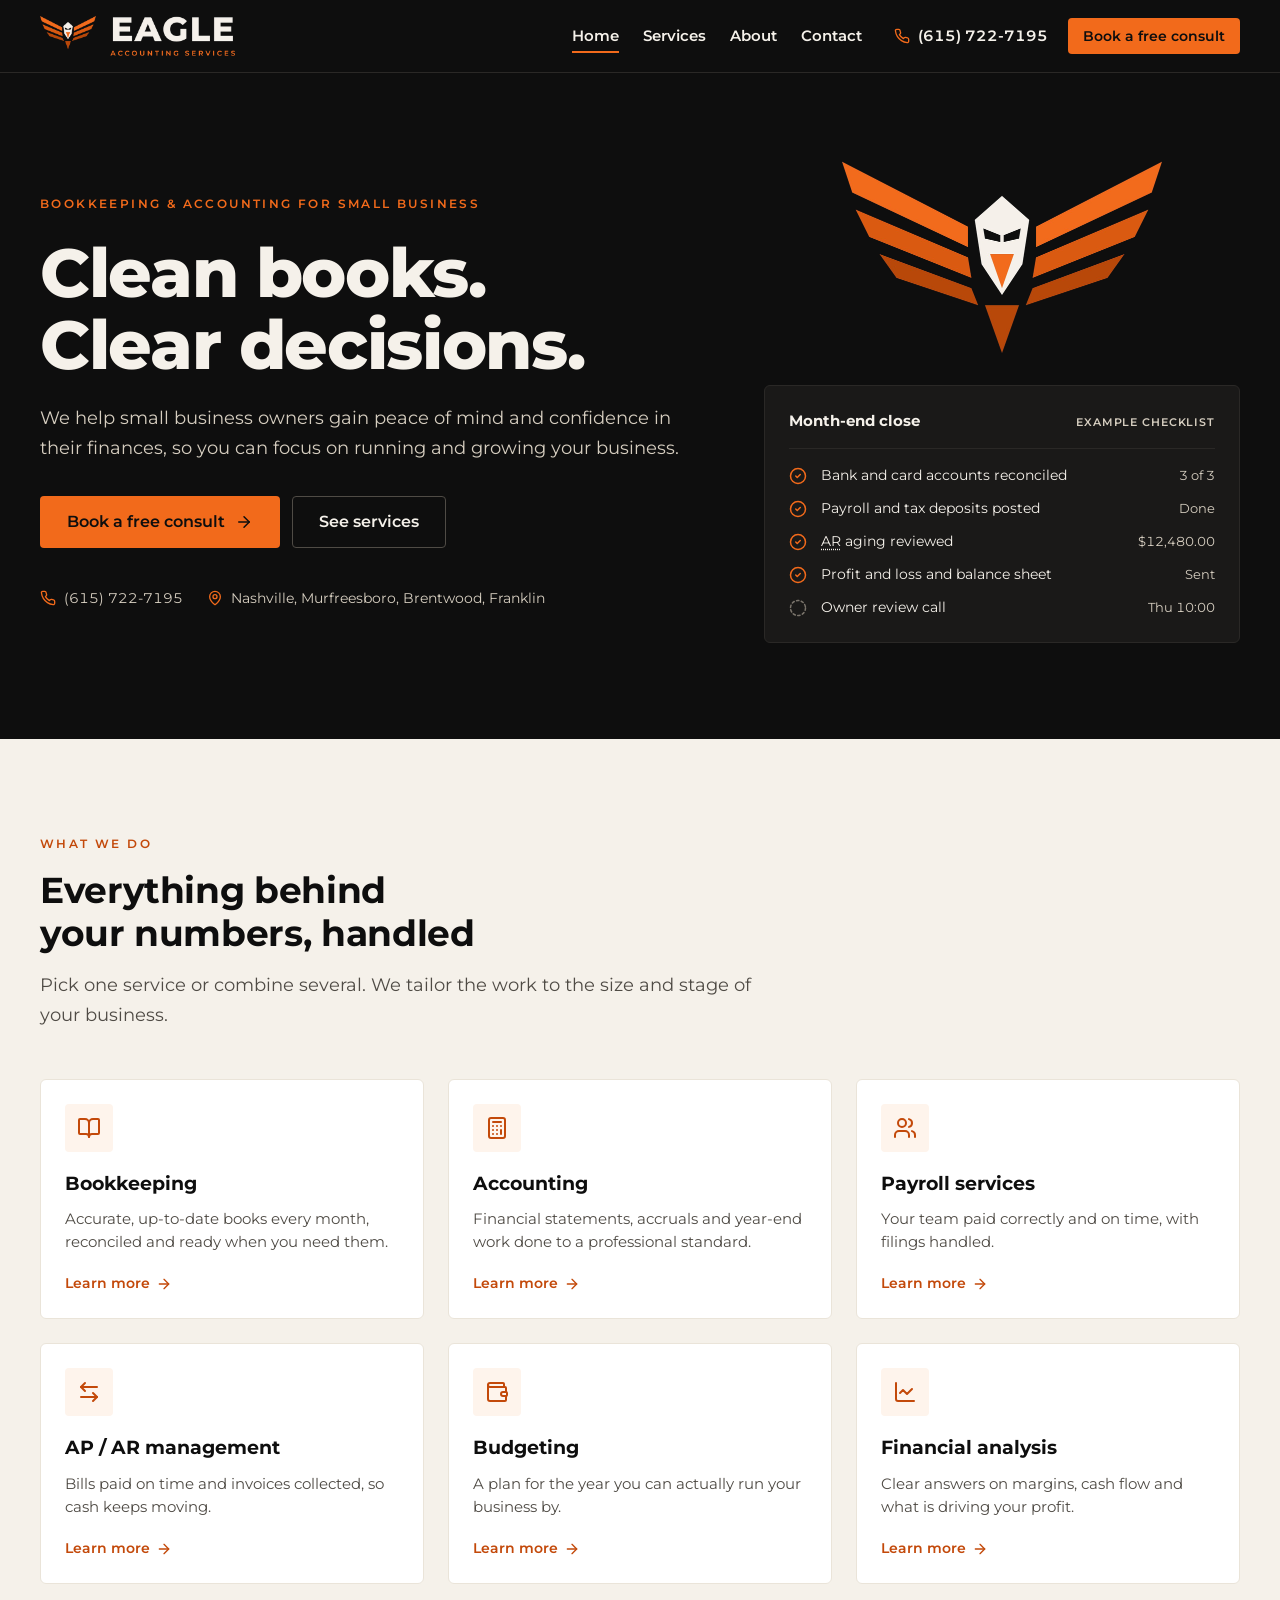
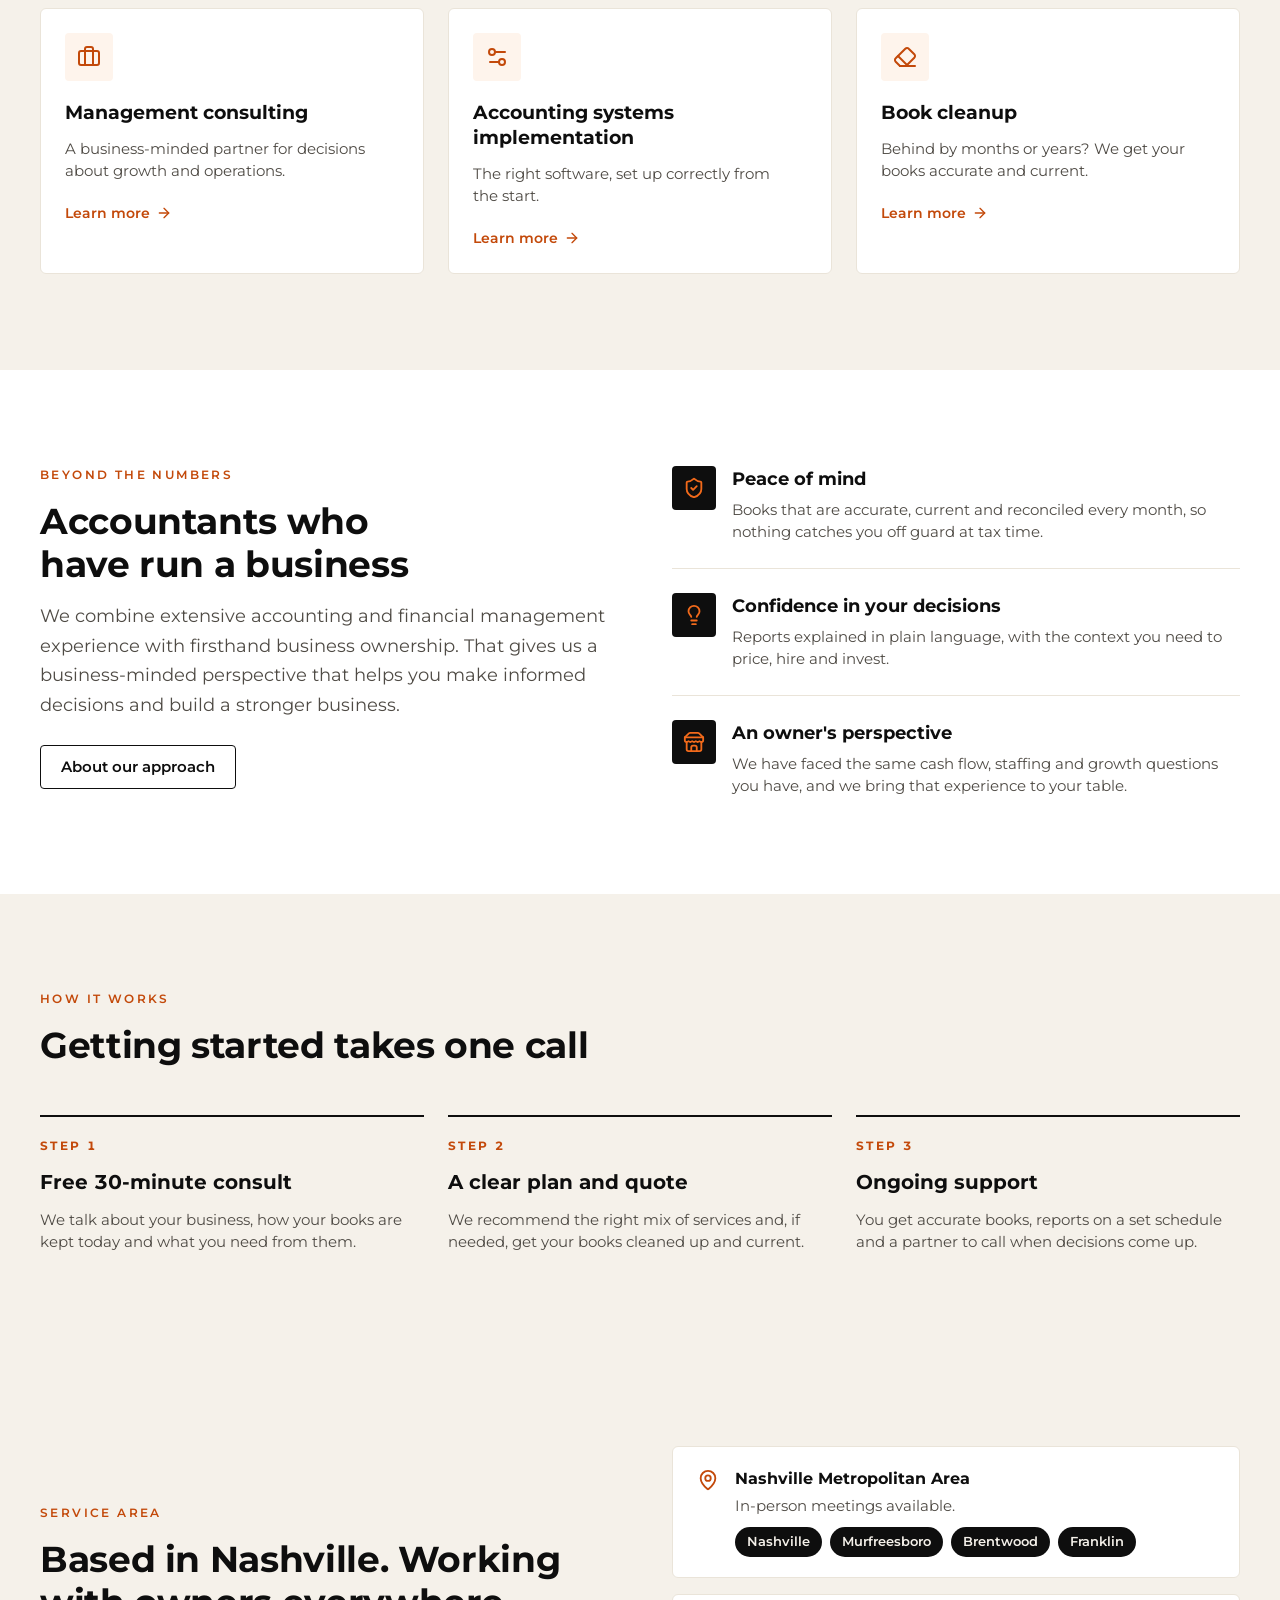
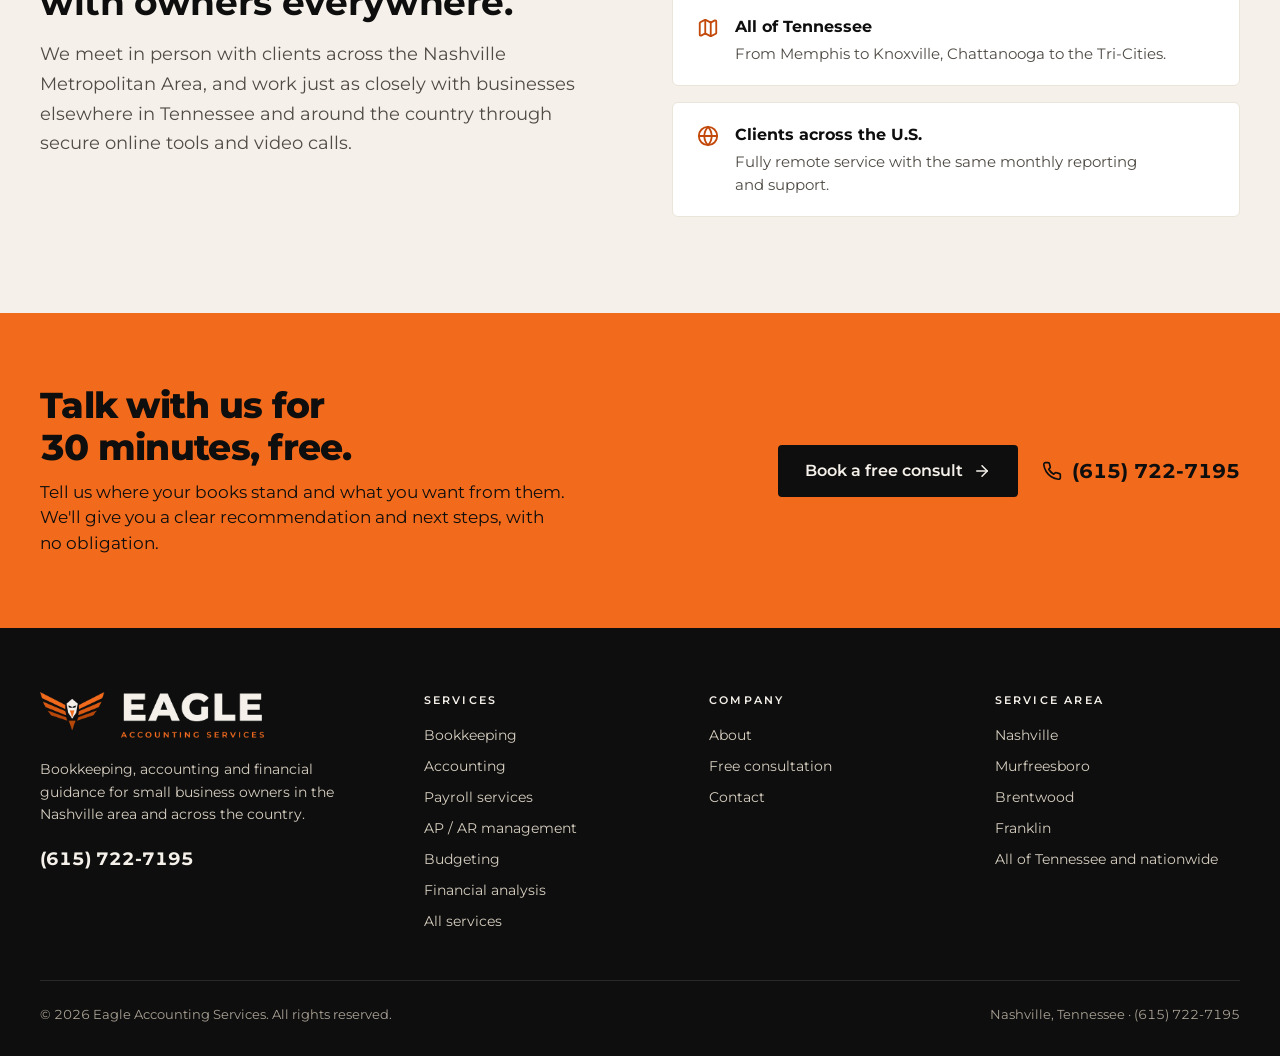
<file: index.html>
<!doctype html>
<html lang="en">
<head>
<meta charset="utf-8">
<meta name="viewport" content="width=device-width, initial-scale=1, viewport-fit=cover">
<title>Eagle Accounting Services</title>
<meta name="claude:viewport-fit-sides" content="cover">
<meta name="description" content="Eagle Accounting Services provides bookkeeping, accounting, payroll, budgeting and financial consulting for small businesses in Nashville, Murfreesboro, Brentwood and Franklin, Tennessee, and nationwide.">
<link rel="icon" type="image/png" href="assets/favicon-64.png">
<link rel="apple-touch-icon" href="assets/apple-touch-icon.png">
<meta property="og:type" content="website">
<meta property="og:site_name" content="Eagle Accounting Services">
<meta property="og:title" content="Eagle Accounting Services">
<meta property="og:description" content="Eagle Accounting Services provides bookkeeping, accounting, payroll, budgeting and financial consulting for small businesses in Nashville, Murfreesboro, Brentwood and Franklin, Tennessee, and nationwide.">
<link rel="canonical" href="https://eagleaccountingtn.com/">
<meta property="og:url" content="https://eagleaccountingtn.com/">
<meta property="og:image" content="https://eagleaccountingtn.com/assets/social-share.png">
<meta property="og:image:width" content="1200">
<meta property="og:image:height" content="600">
<meta name="twitter:card" content="summary_large_image">
<link rel="preconnect" href="https://fonts.googleapis.com">
<link rel="preconnect" href="https://fonts.gstatic.com" crossorigin>
<link rel="stylesheet" href="https://fonts.googleapis.com/css2?family=Montserrat:wght@400;500;600;700;800&display=swap">
<link rel="stylesheet" href="styles.css">
<script type="application/ld+json">{"@context": "https://schema.org", "@type": "AccountingService", "name": "Eagle Accounting Services", "url": "https://eagleaccountingtn.com/", "logo": "https://eagleaccountingtn.com/assets/logo-app-icon.png", "image": "https://eagleaccountingtn.com/assets/social-share.png", "telephone": "+1-615-722-7195", "email": "info@eagleaccountingtn.com", "areaServed": [{"@type": "City", "name": "Nashville, TN"}, {"@type": "City", "name": "Murfreesboro, TN"}, {"@type": "City", "name": "Brentwood, TN"}, {"@type": "City", "name": "Franklin, TN"}, {"@type": "State", "name": "Tennessee"}, {"@type": "Country", "name": "United States"}], "address": {"@type": "PostalAddress", "addressLocality": "Nashville", "addressRegion": "TN", "addressCountry": "US"}, "description": "Bookkeeping, accounting, payroll and financial consulting for small businesses in the Nashville area and across the U.S."}</script>
</head>
<body>
<a class="skip" href="#main">Skip to content</a>
<header class="nav">
  <div class="wrap">
    <a class="logo" href="index.html"><img src="assets/logo-horizontal-on-dark.png" width="195" height="40" alt="Eagle Accounting Services home"></a>
    <ul class="nav-links"><li><a href="index.html" aria-current="page">Home</a></li><li><a href="services.html">Services</a></li><li><a href="about.html">About</a></li><li><a href="contact.html">Contact</a></li></ul>
    <div class="nav-actions">
      <a class="nav-phone" href="tel:+16157227195"><svg class="ic" width="16" height="16" viewBox="0 0 24 24" fill="none" stroke="currentColor" stroke-width="2" stroke-linecap="round" stroke-linejoin="round" aria-hidden="true" focusable="false"><path d="M22 16.92v3a2 2 0 0 1-2.18 2 19.79 19.79 0 0 1-8.63-3.07 19.5 19.5 0 0 1-6-6 19.79 19.79 0 0 1-3.07-8.67A2 2 0 0 1 4.11 2h3a2 2 0 0 1 2 1.72 12.84 12.84 0 0 0 .7 2.81 2 2 0 0 1-.45 2.11L8.09 9.91a16 16 0 0 0 6 6l1.27-1.27a2 2 0 0 1 2.11-.45 12.84 12.84 0 0 0 2.81.7A2 2 0 0 1 22 16.92z"/></svg>(615) 722-7195</a>
      <a class="btn btn-primary btn-sm" href="contact.html">Book a free consult</a>
    </div>
    <button class="menu-btn" id="menu-btn" type="button" aria-expanded="false" aria-controls="mobile-panel" aria-label="Open menu" data-open='<svg class="ic" width="22" height="22" viewBox="0 0 24 24" fill="none" stroke="currentColor" stroke-width="2" stroke-linecap="round" stroke-linejoin="round" aria-hidden="true" focusable="false"><path d="M4 6h16"/><path d="M4 12h16"/><path d="M4 18h16"/></svg>' data-close='<svg class="ic" width="22" height="22" viewBox="0 0 24 24" fill="none" stroke="currentColor" stroke-width="2" stroke-linecap="round" stroke-linejoin="round" aria-hidden="true" focusable="false"><path d="M18 6 6 18"/><path d="m6 6 12 12"/></svg>'><svg class="ic" width="22" height="22" viewBox="0 0 24 24" fill="none" stroke="currentColor" stroke-width="2" stroke-linecap="round" stroke-linejoin="round" aria-hidden="true" focusable="false"><path d="M4 6h16"/><path d="M4 12h16"/><path d="M4 18h16"/></svg></button>
  </div>
  <div class="mobile-panel" id="mobile-panel" hidden>
    <div class="wrap">
      <ul><li><a href="index.html" aria-current="page">Home</a></li><li><a href="services.html">Services</a></li><li><a href="about.html">About</a></li><li><a href="contact.html">Contact</a></li></ul>
      <div class="mp-actions">
        <a class="btn btn-inverse" href="tel:+16157227195"><svg class="ic" width="18" height="18" viewBox="0 0 24 24" fill="none" stroke="currentColor" stroke-width="2" stroke-linecap="round" stroke-linejoin="round" aria-hidden="true" focusable="false"><path d="M22 16.92v3a2 2 0 0 1-2.18 2 19.79 19.79 0 0 1-8.63-3.07 19.5 19.5 0 0 1-6-6 19.79 19.79 0 0 1-3.07-8.67A2 2 0 0 1 4.11 2h3a2 2 0 0 1 2 1.72 12.84 12.84 0 0 0 .7 2.81 2 2 0 0 1-.45 2.11L8.09 9.91a16 16 0 0 0 6 6l1.27-1.27a2 2 0 0 1 2.11-.45 12.84 12.84 0 0 0 2.81.7A2 2 0 0 1 22 16.92z"/></svg>Call (615) 722-7195</a>
        <a class="btn btn-primary" href="contact.html">Book a free consult</a>
      </div>
    </div>
  </div>
</header>
<main id="main">
<section class="band-dark hero" aria-labelledby="hero-title">
  <div class="wrap hero-grid">
    <div class="hero-copy">
      <span class="eyebrow">Bookkeeping &amp; accounting for small business</span>
      <h1 class="display" id="hero-title">Clean books. Clear decisions.</h1>
      <p class="lead">We help small business owners gain peace of mind and confidence in their finances, so you can focus on running and growing your business.</p>
      <div class="btn-row">
        <a class="btn btn-primary btn-lg" href="contact.html">Book a free consult <svg class="ic" width="18" height="18" viewBox="0 0 24 24" fill="none" stroke="currentColor" stroke-width="2" stroke-linecap="round" stroke-linejoin="round" aria-hidden="true" focusable="false"><path d="M5 12h14"/><path d="m12 5 7 7-7 7"/></svg></a>
        <a class="btn btn-inverse btn-lg" href="services.html">See services</a>
      </div>
      <div class="hero-meta">
        <span><svg class="ic" width="16" height="16" viewBox="0 0 24 24" fill="none" stroke="currentColor" stroke-width="2" stroke-linecap="round" stroke-linejoin="round" aria-hidden="true" focusable="false"><path d="M22 16.92v3a2 2 0 0 1-2.18 2 19.79 19.79 0 0 1-8.63-3.07 19.5 19.5 0 0 1-6-6 19.79 19.79 0 0 1-3.07-8.67A2 2 0 0 1 4.11 2h3a2 2 0 0 1 2 1.72 12.84 12.84 0 0 0 .7 2.81 2 2 0 0 1-.45 2.11L8.09 9.91a16 16 0 0 0 6 6l1.27-1.27a2 2 0 0 1 2.11-.45 12.84 12.84 0 0 0 2.81.7A2 2 0 0 1 22 16.92z"/></svg><a href="tel:+16157227195" style="color:inherit;text-decoration:none">(615) 722-7195</a></span>
        <span><svg class="ic" width="16" height="16" viewBox="0 0 24 24" fill="none" stroke="currentColor" stroke-width="2" stroke-linecap="round" stroke-linejoin="round" aria-hidden="true" focusable="false"><path d="M20 10c0 4.993-5.539 10.193-7.399 11.799a1 1 0 0 1-1.202 0C9.539 20.193 4 14.993 4 10a8 8 0 0 1 16 0"/><circle cx="12" cy="10" r="3"/></svg>Nashville, Murfreesboro, Brentwood, Franklin</span>
      </div>
    </div>
    <div class="hero-art">
      <img class="hero-mark" src="assets/logo-mark-large-on-dark.png" width="320" height="192" alt="">
      <div class="close-panel" aria-label="Example of a monthly close checklist">
        <header><strong>Month-end close</strong><small>Example checklist</small></header>
        <ul class="close-list">
          <li><svg class="ic" width="18" height="18" viewBox="0 0 24 24" fill="none" stroke="currentColor" stroke-width="2" stroke-linecap="round" stroke-linejoin="round" aria-hidden="true" focusable="false"><circle cx="12" cy="12" r="10"/><path d="m9 12 2 2 4-4"/></svg><span>Bank and card accounts reconciled</span><em>3 of 3</em></li>
          <li><svg class="ic" width="18" height="18" viewBox="0 0 24 24" fill="none" stroke="currentColor" stroke-width="2" stroke-linecap="round" stroke-linejoin="round" aria-hidden="true" focusable="false"><circle cx="12" cy="12" r="10"/><path d="m9 12 2 2 4-4"/></svg><span>Payroll and tax deposits posted</span><em>Done</em></li>
          <li><svg class="ic" width="18" height="18" viewBox="0 0 24 24" fill="none" stroke="currentColor" stroke-width="2" stroke-linecap="round" stroke-linejoin="round" aria-hidden="true" focusable="false"><circle cx="12" cy="12" r="10"/><path d="m9 12 2 2 4-4"/></svg><span><abbr title="Accounts receivable: money customers owe you">AR</abbr> aging reviewed</span><em>$12,480.00</em></li>
          <li><svg class="ic" width="18" height="18" viewBox="0 0 24 24" fill="none" stroke="currentColor" stroke-width="2" stroke-linecap="round" stroke-linejoin="round" aria-hidden="true" focusable="false"><circle cx="12" cy="12" r="10"/><path d="m9 12 2 2 4-4"/></svg><span>Profit and loss and balance sheet</span><em>Sent</em></li>
          <li class="pending"><svg class="ic" width="18" height="18" viewBox="0 0 24 24" fill="none" stroke="currentColor" stroke-width="2" stroke-linecap="round" stroke-linejoin="round" aria-hidden="true" focusable="false"><circle cx="12" cy="12" r="10" stroke-dasharray="3.2 3.2"/></svg><span>Owner review call</span><em>Thu 10:00</em></li>
        </ul>
      </div>
    </div>
  </div>
</section>

<section class="section" aria-labelledby="svc-title">
  <div class="wrap">
    <div class="section-head">
      <span class="eyebrow">What we do</span>
      <h2 class="h2" id="svc-title">Everything behind your numbers, handled</h2>
      <p class="lead">Pick one service or combine several. We tailor the work to the size and stage of your business.</p>
    </div>
    <div class="grid-3"><a class="card card-link" href="services.html#bookkeeping">
  <span class="svc-icon"><svg class="ic" width="24" height="24" viewBox="0 0 24 24" fill="none" stroke="currentColor" stroke-width="2" stroke-linecap="round" stroke-linejoin="round" aria-hidden="true" focusable="false"><path d="M12 7v14"/><path d="M3 18a1 1 0 0 1-1-1V4a1 1 0 0 1 1-1h5a4 4 0 0 1 4 4 4 4 0 0 1 4-4h5a1 1 0 0 1 1 1v13a1 1 0 0 1-1 1h-6a3 3 0 0 0-3 3 3 3 0 0 0-3-3z"/></svg></span>
  <h3>Bookkeeping</h3>
  <p>Accurate, up-to-date books every month, reconciled and ready when you need them.</p>
  <span class="more">Learn more <svg class="ic" width="16" height="16" viewBox="0 0 24 24" fill="none" stroke="currentColor" stroke-width="2" stroke-linecap="round" stroke-linejoin="round" aria-hidden="true" focusable="false"><path d="M5 12h14"/><path d="m12 5 7 7-7 7"/></svg></span>
</a><a class="card card-link" href="services.html#accounting">
  <span class="svc-icon"><svg class="ic" width="24" height="24" viewBox="0 0 24 24" fill="none" stroke="currentColor" stroke-width="2" stroke-linecap="round" stroke-linejoin="round" aria-hidden="true" focusable="false"><rect width="16" height="20" x="4" y="2" rx="2"/><path d="M8 6h8"/><path d="M16 14v4"/><path d="M16 10h.01"/><path d="M12 10h.01"/><path d="M8 10h.01"/><path d="M12 14h.01"/><path d="M8 14h.01"/><path d="M12 18h.01"/><path d="M8 18h.01"/></svg></span>
  <h3>Accounting</h3>
  <p>Financial statements, accruals and year-end work done to a professional standard.</p>
  <span class="more">Learn more <svg class="ic" width="16" height="16" viewBox="0 0 24 24" fill="none" stroke="currentColor" stroke-width="2" stroke-linecap="round" stroke-linejoin="round" aria-hidden="true" focusable="false"><path d="M5 12h14"/><path d="m12 5 7 7-7 7"/></svg></span>
</a><a class="card card-link" href="services.html#payroll">
  <span class="svc-icon"><svg class="ic" width="24" height="24" viewBox="0 0 24 24" fill="none" stroke="currentColor" stroke-width="2" stroke-linecap="round" stroke-linejoin="round" aria-hidden="true" focusable="false"><path d="M16 21v-2a4 4 0 0 0-4-4H6a4 4 0 0 0-4 4v2"/><circle cx="9" cy="7" r="4"/><path d="M22 21v-2a4 4 0 0 0-3-3.87"/><path d="M16 3.13a4 4 0 0 1 0 7.75"/></svg></span>
  <h3>Payroll services</h3>
  <p>Your team paid correctly and on time, with filings handled.</p>
  <span class="more">Learn more <svg class="ic" width="16" height="16" viewBox="0 0 24 24" fill="none" stroke="currentColor" stroke-width="2" stroke-linecap="round" stroke-linejoin="round" aria-hidden="true" focusable="false"><path d="M5 12h14"/><path d="m12 5 7 7-7 7"/></svg></span>
</a><a class="card card-link" href="services.html#ap-ar">
  <span class="svc-icon"><svg class="ic" width="24" height="24" viewBox="0 0 24 24" fill="none" stroke="currentColor" stroke-width="2" stroke-linecap="round" stroke-linejoin="round" aria-hidden="true" focusable="false"><path d="M8 3 4 7l4 4"/><path d="M4 7h16"/><path d="m16 21 4-4-4-4"/><path d="M20 17H4"/></svg></span>
  <h3>AP / AR management</h3>
  <p>Bills paid on time and invoices collected, so cash keeps moving.</p>
  <span class="more">Learn more <svg class="ic" width="16" height="16" viewBox="0 0 24 24" fill="none" stroke="currentColor" stroke-width="2" stroke-linecap="round" stroke-linejoin="round" aria-hidden="true" focusable="false"><path d="M5 12h14"/><path d="m12 5 7 7-7 7"/></svg></span>
</a><a class="card card-link" href="services.html#budgeting">
  <span class="svc-icon"><svg class="ic" width="24" height="24" viewBox="0 0 24 24" fill="none" stroke="currentColor" stroke-width="2" stroke-linecap="round" stroke-linejoin="round" aria-hidden="true" focusable="false"><path d="M19 7V4a1 1 0 0 0-1-1H5a2 2 0 0 0 0 4h15a1 1 0 0 1 1 1v4h-3a2 2 0 0 0 0 4h3a1 1 0 0 0 1-1v-2a1 1 0 0 0-1-1"/><path d="M3 5v14a2 2 0 0 0 2 2h15a1 1 0 0 0 1-1v-4"/></svg></span>
  <h3>Budgeting</h3>
  <p>A plan for the year you can actually run your business by.</p>
  <span class="more">Learn more <svg class="ic" width="16" height="16" viewBox="0 0 24 24" fill="none" stroke="currentColor" stroke-width="2" stroke-linecap="round" stroke-linejoin="round" aria-hidden="true" focusable="false"><path d="M5 12h14"/><path d="m12 5 7 7-7 7"/></svg></span>
</a><a class="card card-link" href="services.html#financial-analysis">
  <span class="svc-icon"><svg class="ic" width="24" height="24" viewBox="0 0 24 24" fill="none" stroke="currentColor" stroke-width="2" stroke-linecap="round" stroke-linejoin="round" aria-hidden="true" focusable="false"><path d="M3 3v16a2 2 0 0 0 2 2h16"/><path d="m19 9-5 5-4-4-3 3"/></svg></span>
  <h3>Financial analysis</h3>
  <p>Clear answers on margins, cash flow and what is driving your profit.</p>
  <span class="more">Learn more <svg class="ic" width="16" height="16" viewBox="0 0 24 24" fill="none" stroke="currentColor" stroke-width="2" stroke-linecap="round" stroke-linejoin="round" aria-hidden="true" focusable="false"><path d="M5 12h14"/><path d="m12 5 7 7-7 7"/></svg></span>
</a><a class="card card-link" href="services.html#consulting">
  <span class="svc-icon"><svg class="ic" width="24" height="24" viewBox="0 0 24 24" fill="none" stroke="currentColor" stroke-width="2" stroke-linecap="round" stroke-linejoin="round" aria-hidden="true" focusable="false"><path d="M16 20V4a2 2 0 0 0-2-2h-4a2 2 0 0 0-2 2v16"/><rect width="20" height="14" x="2" y="6" rx="2"/></svg></span>
  <h3>Management consulting</h3>
  <p>A business-minded partner for decisions about growth and operations.</p>
  <span class="more">Learn more <svg class="ic" width="16" height="16" viewBox="0 0 24 24" fill="none" stroke="currentColor" stroke-width="2" stroke-linecap="round" stroke-linejoin="round" aria-hidden="true" focusable="false"><path d="M5 12h14"/><path d="m12 5 7 7-7 7"/></svg></span>
</a><a class="card card-link" href="services.html#systems">
  <span class="svc-icon"><svg class="ic" width="24" height="24" viewBox="0 0 24 24" fill="none" stroke="currentColor" stroke-width="2" stroke-linecap="round" stroke-linejoin="round" aria-hidden="true" focusable="false"><path d="M20 7h-9"/><path d="M14 17H5"/><circle cx="17" cy="17" r="3"/><circle cx="7" cy="7" r="3"/></svg></span>
  <h3>Accounting systems implementation</h3>
  <p>The right software, set up correctly from the start.</p>
  <span class="more">Learn more <svg class="ic" width="16" height="16" viewBox="0 0 24 24" fill="none" stroke="currentColor" stroke-width="2" stroke-linecap="round" stroke-linejoin="round" aria-hidden="true" focusable="false"><path d="M5 12h14"/><path d="m12 5 7 7-7 7"/></svg></span>
</a><a class="card card-link" href="services.html#cleanup">
  <span class="svc-icon"><svg class="ic" width="24" height="24" viewBox="0 0 24 24" fill="none" stroke="currentColor" stroke-width="2" stroke-linecap="round" stroke-linejoin="round" aria-hidden="true" focusable="false"><path d="m7 21-4.3-4.3c-1-1-1-2.5 0-3.4l9.6-9.6c1-1 2.5-1 3.4 0l5.6 5.6c1 1 1 2.5 0 3.4L13 21"/><path d="M22 21H7"/><path d="m5 11 9 9"/></svg></span>
  <h3>Book cleanup</h3>
  <p>Behind by months or years? We get your books accurate and current.</p>
  <span class="more">Learn more <svg class="ic" width="16" height="16" viewBox="0 0 24 24" fill="none" stroke="currentColor" stroke-width="2" stroke-linecap="round" stroke-linejoin="round" aria-hidden="true" focusable="false"><path d="M5 12h14"/><path d="m12 5 7 7-7 7"/></svg></span>
</a></div>
  </div>
</section>

<section class="section band-white" aria-labelledby="why-title">
  <div class="wrap split">
    <div class="section-head" style="margin-bottom:0">
      <span class="eyebrow">Beyond the numbers</span>
      <h2 class="h2" id="why-title">Accountants who have run a business</h2>
      <p class="lead">We combine extensive accounting and financial management experience with firsthand business ownership. That gives us a business-minded perspective that helps you make informed decisions and build a stronger business.</p>
      <div class="btn-row" style="margin-top:8px"><a class="btn btn-outline" href="about.html">About our approach</a></div>
    </div>
    <div class="pillars">
      <div class="pillar"><span class="pi"><svg class="ic" width="22" height="22" viewBox="0 0 24 24" fill="none" stroke="currentColor" stroke-width="2" stroke-linecap="round" stroke-linejoin="round" aria-hidden="true" focusable="false"><path d="M20 13c0 5-3.5 7.5-7.66 8.95a1 1 0 0 1-.67-.01C7.5 20.5 4 18 4 13V6a1 1 0 0 1 1-1c2 0 4.5-1.2 6.24-2.72a1.17 1.17 0 0 1 1.52 0C14.51 3.81 17 5 19 5a1 1 0 0 1 1 1z"/><path d="m9 12 2 2 4-4"/></svg></span><div><h3>Peace of mind</h3><p>Books that are accurate, current and reconciled every month, so nothing catches you off guard at tax time.</p></div></div>
      <div class="pillar"><span class="pi"><svg class="ic" width="22" height="22" viewBox="0 0 24 24" fill="none" stroke="currentColor" stroke-width="2" stroke-linecap="round" stroke-linejoin="round" aria-hidden="true" focusable="false"><path d="M15 14c.2-1 .7-1.7 1.5-2.5 1-.9 1.5-2.2 1.5-3.5A6 6 0 0 0 6 8c0 1 .2 2.2 1.5 3.5.7.7 1.3 1.5 1.5 2.5"/><path d="M9 18h6"/><path d="M10 22h4"/></svg></span><div><h3>Confidence in your decisions</h3><p>Reports explained in plain language, with the context you need to price, hire and invest.</p></div></div>
      <div class="pillar"><span class="pi"><svg class="ic" width="22" height="22" viewBox="0 0 24 24" fill="none" stroke="currentColor" stroke-width="2" stroke-linecap="round" stroke-linejoin="round" aria-hidden="true" focusable="false"><path d="m2 7 4.41-4.41A2 2 0 0 1 7.83 2h8.34a2 2 0 0 1 1.42.59L22 7"/><path d="M4 12v8a2 2 0 0 0 2 2h12a2 2 0 0 0 2-2v-8"/><path d="M15 22v-4a2 2 0 0 0-2-2h-2a2 2 0 0 0-2 2v4"/><path d="M2 7h20"/><path d="M22 7v3a2 2 0 0 1-2 2 2.7 2.7 0 0 1-1.59-.63.7.7 0 0 0-.82 0A2.7 2.7 0 0 1 16 12a2.7 2.7 0 0 1-1.59-.63.7.7 0 0 0-.82 0A2.7 2.7 0 0 1 12 12a2.7 2.7 0 0 1-1.59-.63.7.7 0 0 0-.82 0A2.7 2.7 0 0 1 8 12a2.7 2.7 0 0 1-1.59-.63.7.7 0 0 0-.82 0A2.7 2.7 0 0 1 4 12a2 2 0 0 1-2-2V7"/></svg></span><div><h3>An owner's perspective</h3><p>We have faced the same cash flow, staffing and growth questions you have, and we bring that experience to your table.</p></div></div>
    </div>
  </div>
</section>

<section class="section" aria-labelledby="how-title">
  <div class="wrap">
    <div class="section-head">
      <span class="eyebrow">How it works</span>
      <h2 class="h2" id="how-title">Getting started takes one call</h2>
    </div>
    <ol class="steps">
      <li class="step"><span class="num">Step 1</span><h3>Free 30-minute consult</h3><p>We talk about your business, how your books are kept today and what you need from them.</p></li>
      <li class="step"><span class="num">Step 2</span><h3>A clear plan and quote</h3><p>We recommend the right mix of services and, if needed, get your books cleaned up and current.</p></li>
      <li class="step"><span class="num">Step 3</span><h3>Ongoing support</h3><p>You get accurate books, reports on a set schedule and a partner to call when decisions come up.</p></li>
    </ol>
  </div>
</section>

<section class="section" aria-labelledby="area-title">
  <div class="wrap area">
    <div class="section-head" style="margin-bottom:0">
      <span class="eyebrow">Service area</span>
      <h2 class="h2" id="area-title">Based in Nashville. Working with owners everywhere.</h2>
      <p class="lead">We meet in person with clients across the Nashville Metropolitan Area, and work just as closely with businesses elsewhere in Tennessee and around the country through secure online tools and video calls.</p>
    </div>
    <div class="area-list">
      <div class="tier"><svg class="ic" width="22" height="22" viewBox="0 0 24 24" fill="none" stroke="currentColor" stroke-width="2" stroke-linecap="round" stroke-linejoin="round" aria-hidden="true" focusable="false"><path d="M20 10c0 4.993-5.539 10.193-7.399 11.799a1 1 0 0 1-1.202 0C9.539 20.193 4 14.993 4 10a8 8 0 0 1 16 0"/><circle cx="12" cy="10" r="3"/></svg><div><h3>Nashville Metropolitan Area</h3><p>In-person meetings available.</p><ul class="cities"><li>Nashville</li><li>Murfreesboro</li><li>Brentwood</li><li>Franklin</li></ul></div></div>
      <div class="tier"><svg class="ic" width="22" height="22" viewBox="0 0 24 24" fill="none" stroke="currentColor" stroke-width="2" stroke-linecap="round" stroke-linejoin="round" aria-hidden="true" focusable="false"><path d="M14.106 5.553a2 2 0 0 0 1.788 0l3.659-1.83A1 1 0 0 1 21 4.619v12.764a1 1 0 0 1-.553.894l-4.553 2.277a2 2 0 0 1-1.788 0l-4.212-2.106a2 2 0 0 0-1.788 0l-3.659 1.83A1 1 0 0 1 3 19.381V6.618a1 1 0 0 1 .553-.894l4.553-2.277a2 2 0 0 1 1.788 0z"/><path d="M15 5.764v15"/><path d="M9 3.236v15"/></svg><div><h3>All of Tennessee</h3><p>From Memphis to Knoxville, Chattanooga to the Tri-Cities.</p></div></div>
      <div class="tier"><svg class="ic" width="22" height="22" viewBox="0 0 24 24" fill="none" stroke="currentColor" stroke-width="2" stroke-linecap="round" stroke-linejoin="round" aria-hidden="true" focusable="false"><circle cx="12" cy="12" r="10"/><path d="M12 2a14.5 14.5 0 0 0 0 20 14.5 14.5 0 0 0 0-20"/><path d="M2 12h20"/></svg><div><h3>Clients across the U.S.</h3><p>Fully remote service with the same monthly reporting and support.</p></div></div>
    </div>
  </div>
</section>

<section class="band-orange cta" aria-labelledby="cta-title">
  <div class="wrap">
    <div>
      <h2 id="cta-title">Talk with us for 30 minutes, free.</h2>
      <p>Tell us where your books stand and what you want from them. We'll give you a clear recommendation and next steps, with no obligation.</p>
    </div>
    <div class="cta-actions">
      <a class="btn btn-secondary btn-lg" href="contact.html">Book a free consult <svg class="ic" width="18" height="18" viewBox="0 0 24 24" fill="none" stroke="currentColor" stroke-width="2" stroke-linecap="round" stroke-linejoin="round" aria-hidden="true" focusable="false"><path d="M5 12h14"/><path d="m12 5 7 7-7 7"/></svg></a>
      <a class="phone-big" href="tel:+16157227195"><svg class="ic" width="20" height="20" viewBox="0 0 24 24" fill="none" stroke="currentColor" stroke-width="2" stroke-linecap="round" stroke-linejoin="round" aria-hidden="true" focusable="false"><path d="M22 16.92v3a2 2 0 0 1-2.18 2 19.79 19.79 0 0 1-8.63-3.07 19.5 19.5 0 0 1-6-6 19.79 19.79 0 0 1-3.07-8.67A2 2 0 0 1 4.11 2h3a2 2 0 0 1 2 1.72 12.84 12.84 0 0 0 .7 2.81 2 2 0 0 1-.45 2.11L8.09 9.91a16 16 0 0 0 6 6l1.27-1.27a2 2 0 0 1 2.11-.45 12.84 12.84 0 0 0 2.81.7A2 2 0 0 1 22 16.92z"/></svg>(615) 722-7195</a>
    </div>
  </div>
</section>
</main>
<footer class="footer">
  <div class="wrap">
    <div class="foot-grid">
      <div class="foot-brand">
        <a class="logo logo-foot" href="index.html"><img src="assets/logo-horizontal-on-dark.png" width="224" height="46" alt="Eagle Accounting Services" loading="lazy"></a>
        <p>Bookkeeping, accounting and financial guidance for small business owners in the Nashville area and across the country.</p>
        <a class="foot-phone" href="tel:+16157227195">(615) 722-7195</a>
      </div>
      <div>
        <h4>Services</h4>
        <ul><li><a href="services.html#bookkeeping">Bookkeeping</a></li><li><a href="services.html#accounting">Accounting</a></li><li><a href="services.html#payroll">Payroll services</a></li><li><a href="services.html#ap-ar">AP / AR management</a></li><li><a href="services.html#budgeting">Budgeting</a></li><li><a href="services.html#financial-analysis">Financial analysis</a></li><li><a href="services.html">All services</a></li></ul>
      </div>
      <div>
        <h4>Company</h4>
        <ul><li><a href="about.html">About</a></li><li><a href="contact.html">Free consultation</a></li><li><a href="contact.html">Contact</a></li></ul>
      </div>
      <div>
        <h4>Service area</h4>
        <ul><li>Nashville</li><li>Murfreesboro</li><li>Brentwood</li><li>Franklin</li><li>All of Tennessee and nationwide</li></ul>
      </div>
    </div>
    <div class="foot-bottom">
      <span>&copy; <span id="year">2026</span> Eagle Accounting Services. All rights reserved.</span>
      <span>Nashville, Tennessee &middot; (615) 722-7195</span>
    </div>
  </div>
</footer>
<script src="main.js"></script>
</body>
</html>
</file>
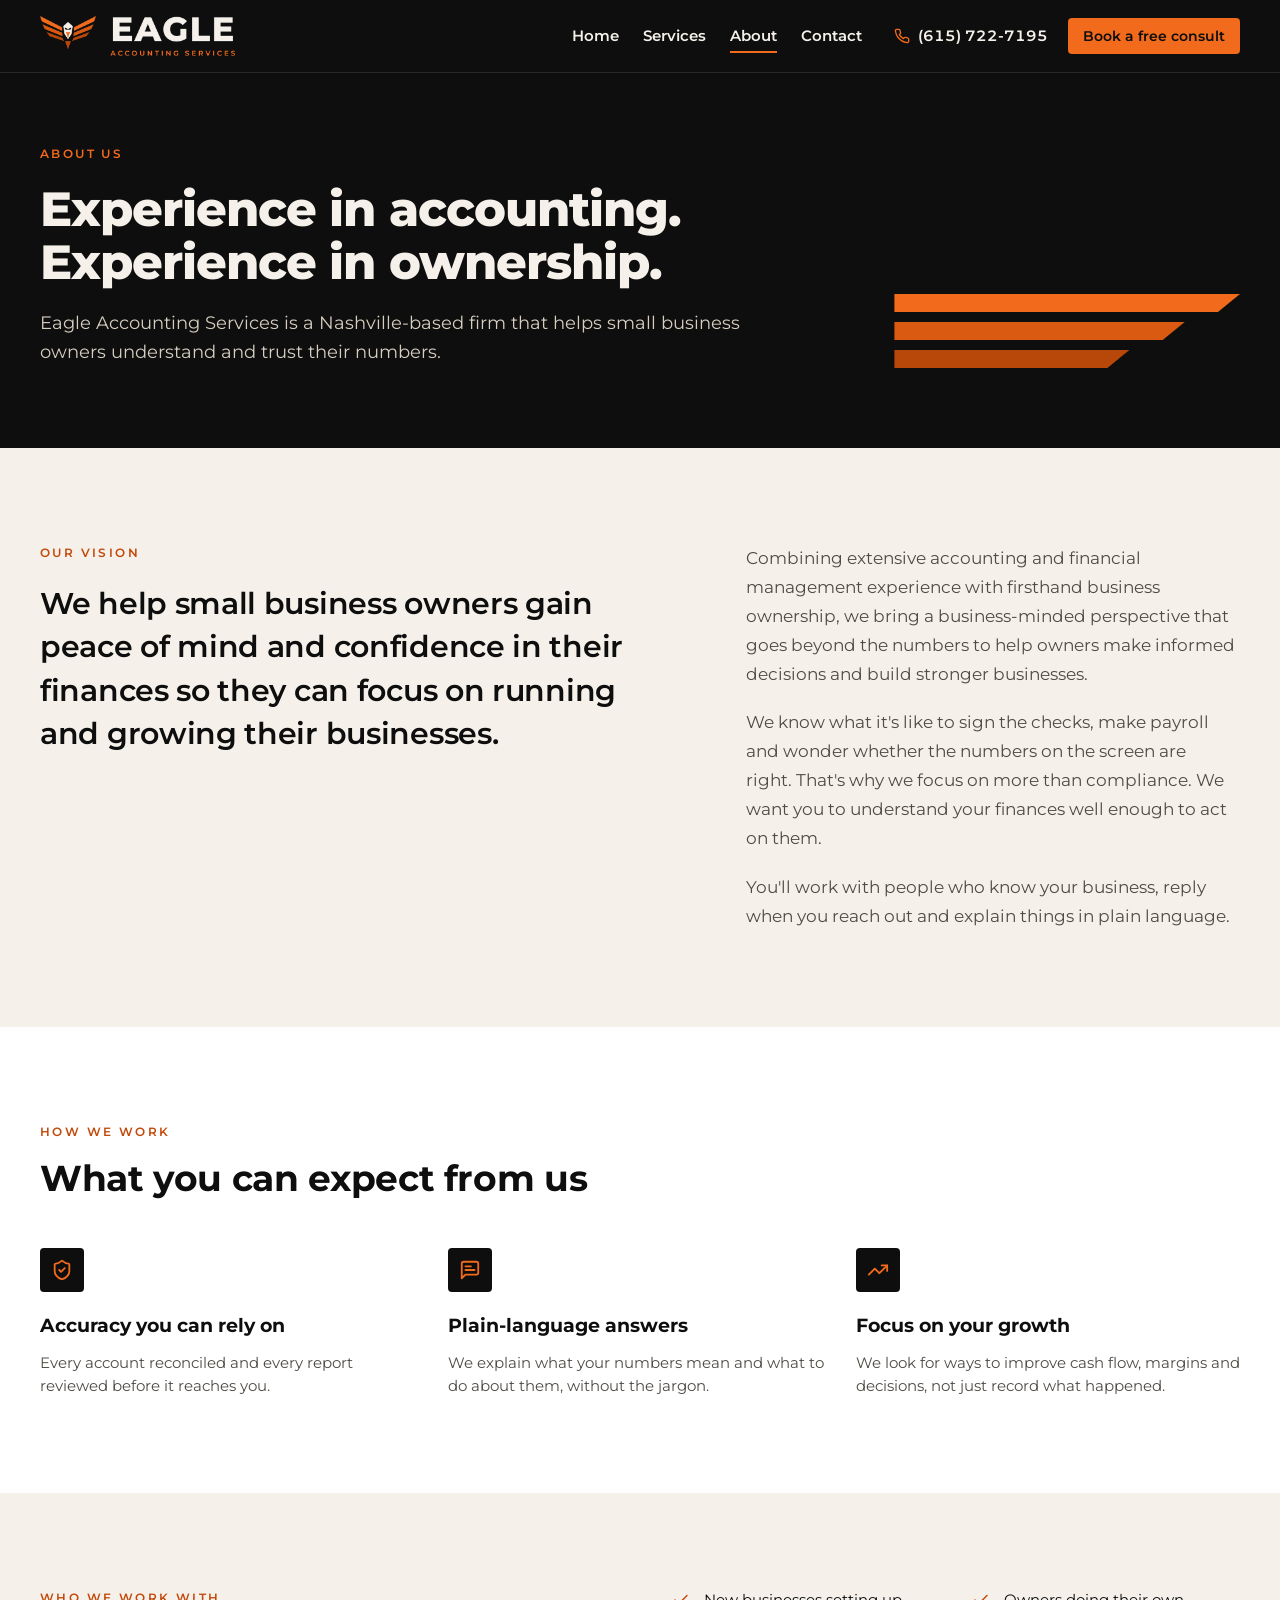
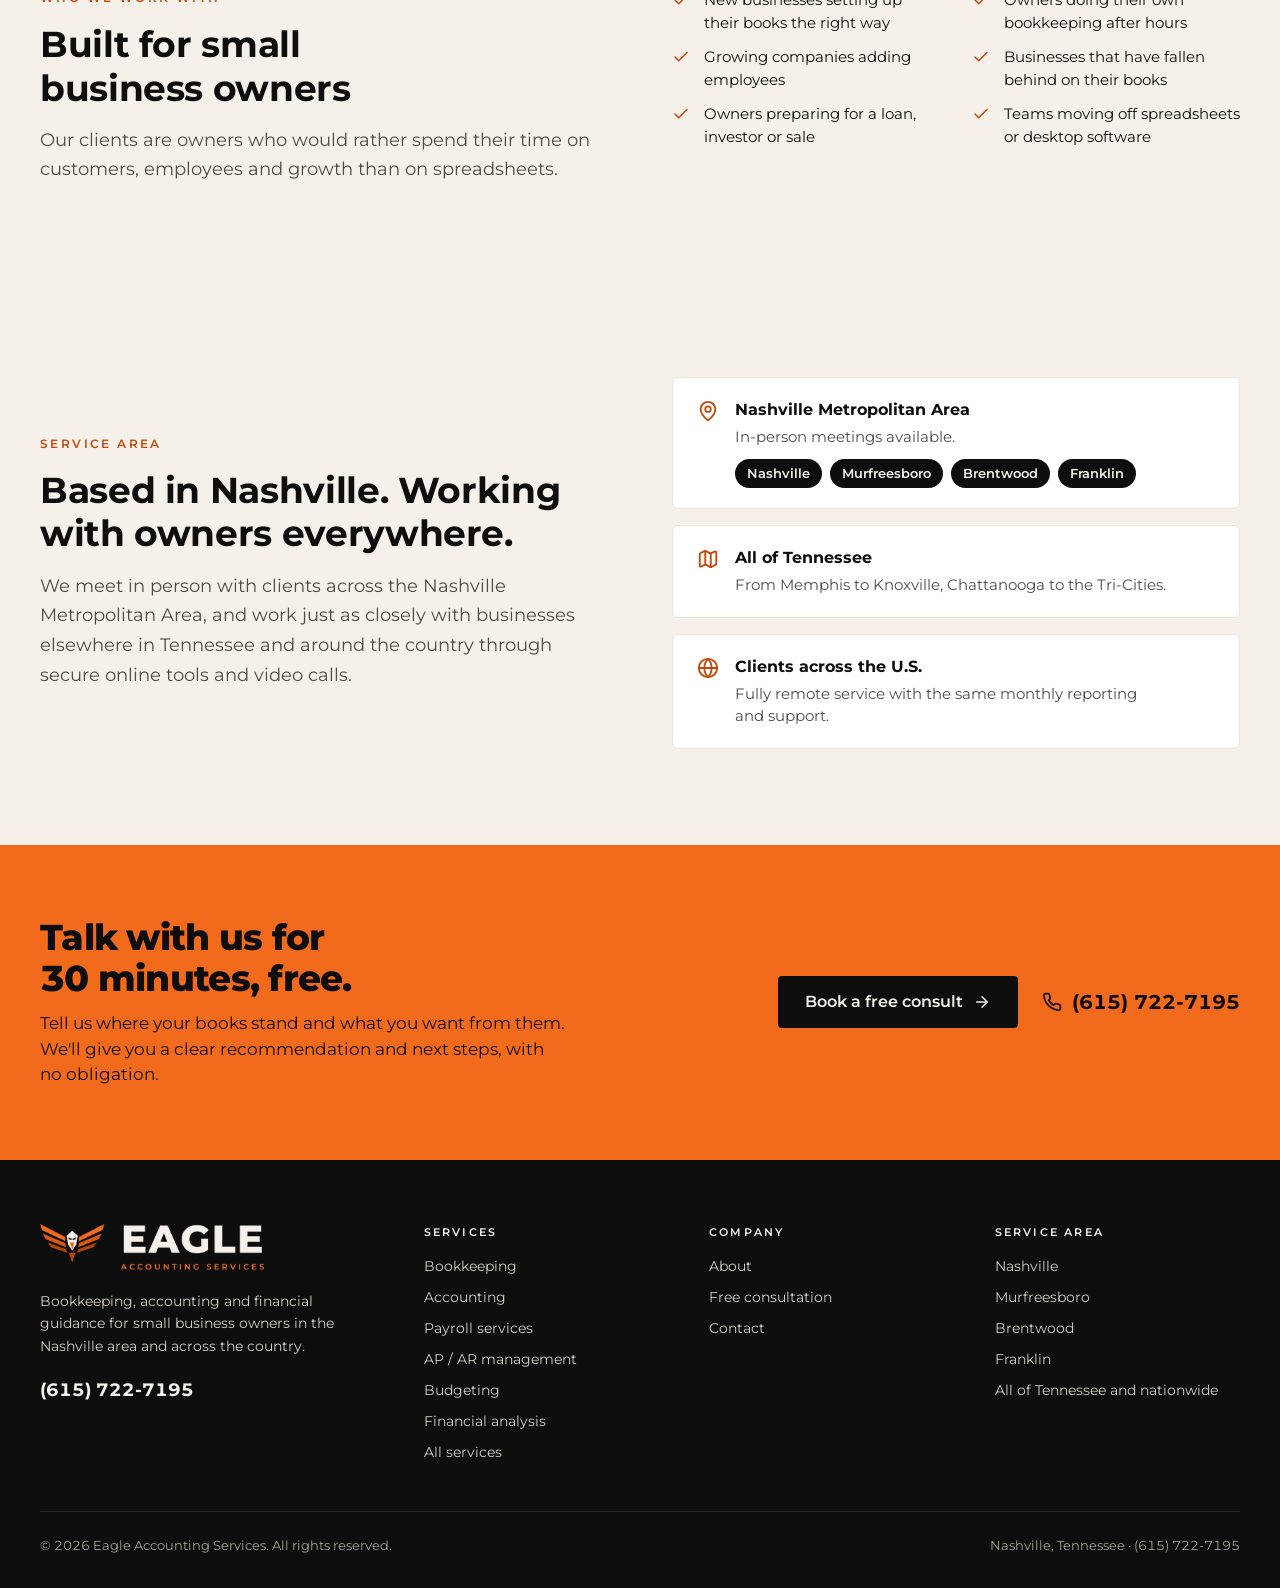
<file: about.html>
<!doctype html>
<html lang="en">
<head>
<meta charset="utf-8">
<meta name="viewport" content="width=device-width, initial-scale=1, viewport-fit=cover">
<title>About | Eagle Accounting Services</title>
<meta name="claude:viewport-fit-sides" content="cover">
<meta name="description" content="Eagle Accounting Services combines accounting and financial management experience with firsthand business ownership to help small business owners make informed decisions.">
<link rel="icon" type="image/png" href="assets/favicon-64.png">
<link rel="apple-touch-icon" href="assets/apple-touch-icon.png">
<meta property="og:type" content="website">
<meta property="og:site_name" content="Eagle Accounting Services">
<meta property="og:title" content="About | Eagle Accounting Services">
<meta property="og:description" content="Eagle Accounting Services combines accounting and financial management experience with firsthand business ownership to help small business owners make informed decisions.">
<link rel="canonical" href="https://eagleaccountingtn.com/about.html">
<meta property="og:url" content="https://eagleaccountingtn.com/about.html">
<meta property="og:image" content="https://eagleaccountingtn.com/assets/social-share.png">
<meta property="og:image:width" content="1200">
<meta property="og:image:height" content="600">
<meta name="twitter:card" content="summary_large_image">
<link rel="preconnect" href="https://fonts.googleapis.com">
<link rel="preconnect" href="https://fonts.gstatic.com" crossorigin>
<link rel="stylesheet" href="https://fonts.googleapis.com/css2?family=Montserrat:wght@400;500;600;700;800&display=swap">
<link rel="stylesheet" href="styles.css">
</head>
<body>
<a class="skip" href="#main">Skip to content</a>
<header class="nav">
  <div class="wrap">
    <a class="logo" href="index.html"><img src="assets/logo-horizontal-on-dark.png" width="195" height="40" alt="Eagle Accounting Services home"></a>
    <ul class="nav-links"><li><a href="index.html">Home</a></li><li><a href="services.html">Services</a></li><li><a href="about.html" aria-current="page">About</a></li><li><a href="contact.html">Contact</a></li></ul>
    <div class="nav-actions">
      <a class="nav-phone" href="tel:+16157227195"><svg class="ic" width="16" height="16" viewBox="0 0 24 24" fill="none" stroke="currentColor" stroke-width="2" stroke-linecap="round" stroke-linejoin="round" aria-hidden="true" focusable="false"><path d="M22 16.92v3a2 2 0 0 1-2.18 2 19.79 19.79 0 0 1-8.63-3.07 19.5 19.5 0 0 1-6-6 19.79 19.79 0 0 1-3.07-8.67A2 2 0 0 1 4.11 2h3a2 2 0 0 1 2 1.72 12.84 12.84 0 0 0 .7 2.81 2 2 0 0 1-.45 2.11L8.09 9.91a16 16 0 0 0 6 6l1.27-1.27a2 2 0 0 1 2.11-.45 12.84 12.84 0 0 0 2.81.7A2 2 0 0 1 22 16.92z"/></svg>(615) 722-7195</a>
      <a class="btn btn-primary btn-sm" href="contact.html">Book a free consult</a>
    </div>
    <button class="menu-btn" id="menu-btn" type="button" aria-expanded="false" aria-controls="mobile-panel" aria-label="Open menu" data-open='<svg class="ic" width="22" height="22" viewBox="0 0 24 24" fill="none" stroke="currentColor" stroke-width="2" stroke-linecap="round" stroke-linejoin="round" aria-hidden="true" focusable="false"><path d="M4 6h16"/><path d="M4 12h16"/><path d="M4 18h16"/></svg>' data-close='<svg class="ic" width="22" height="22" viewBox="0 0 24 24" fill="none" stroke="currentColor" stroke-width="2" stroke-linecap="round" stroke-linejoin="round" aria-hidden="true" focusable="false"><path d="M18 6 6 18"/><path d="m6 6 12 12"/></svg>'><svg class="ic" width="22" height="22" viewBox="0 0 24 24" fill="none" stroke="currentColor" stroke-width="2" stroke-linecap="round" stroke-linejoin="round" aria-hidden="true" focusable="false"><path d="M4 6h16"/><path d="M4 12h16"/><path d="M4 18h16"/></svg></button>
  </div>
  <div class="mobile-panel" id="mobile-panel" hidden>
    <div class="wrap">
      <ul><li><a href="index.html">Home</a></li><li><a href="services.html">Services</a></li><li><a href="about.html" aria-current="page">About</a></li><li><a href="contact.html">Contact</a></li></ul>
      <div class="mp-actions">
        <a class="btn btn-inverse" href="tel:+16157227195"><svg class="ic" width="18" height="18" viewBox="0 0 24 24" fill="none" stroke="currentColor" stroke-width="2" stroke-linecap="round" stroke-linejoin="round" aria-hidden="true" focusable="false"><path d="M22 16.92v3a2 2 0 0 1-2.18 2 19.79 19.79 0 0 1-8.63-3.07 19.5 19.5 0 0 1-6-6 19.79 19.79 0 0 1-3.07-8.67A2 2 0 0 1 4.11 2h3a2 2 0 0 1 2 1.72 12.84 12.84 0 0 0 .7 2.81 2 2 0 0 1-.45 2.11L8.09 9.91a16 16 0 0 0 6 6l1.27-1.27a2 2 0 0 1 2.11-.45 12.84 12.84 0 0 0 2.81.7A2 2 0 0 1 22 16.92z"/></svg>Call (615) 722-7195</a>
        <a class="btn btn-primary" href="contact.html">Book a free consult</a>
      </div>
    </div>
  </div>
</header>
<main id="main">
<section class="band-dark page-head" aria-labelledby="page-title">
  <div class="wrap">
    <div class="head-copy">
      <span class="eyebrow">About us</span>
      <h1 class="h1" id="page-title">Experience in accounting. Experience in ownership.</h1>
      <p class="lead">Eagle Accounting Services is a Nashville-based firm that helps small business owners understand and trust their numbers.</p>
    </div>
    <div class="wings" aria-hidden="true"><i></i><i></i><i></i></div>
  </div>
</section>

<section class="section" aria-labelledby="vision-title">
  <div class="wrap vision-wrap">
    <div>
      <span class="eyebrow" id="vision-title" style="margin-bottom:20px">Our vision</span>
      <p class="vision">We help small business owners gain peace of mind and confidence in their finances so they can focus on running and growing their businesses.</p>
    </div>
    <div class="body-copy">
      <p>Combining extensive accounting and financial management experience with firsthand business ownership, we bring a business-minded perspective that goes beyond the numbers to help owners make informed decisions and build stronger businesses.</p>
      <p>We know what it's like to sign the checks, make payroll and wonder whether the numbers on the screen are right. That's why we focus on more than compliance. We want you to understand your finances well enough to act on them.</p>
      <p>You'll work with people who know your business, reply when you reach out and explain things in plain language.</p>
    </div>
  </div>
</section>

<section class="section band-white" aria-labelledby="values-title">
  <div class="wrap">
    <div class="section-head">
      <span class="eyebrow">How we work</span>
      <h2 class="h2" id="values-title">What you can expect from us</h2>
    </div>
    <div class="values">
      <div class="value"><span class="pi"><svg class="ic" width="22" height="22" viewBox="0 0 24 24" fill="none" stroke="currentColor" stroke-width="2" stroke-linecap="round" stroke-linejoin="round" aria-hidden="true" focusable="false"><path d="M20 13c0 5-3.5 7.5-7.66 8.95a1 1 0 0 1-.67-.01C7.5 20.5 4 18 4 13V6a1 1 0 0 1 1-1c2 0 4.5-1.2 6.24-2.72a1.17 1.17 0 0 1 1.52 0C14.51 3.81 17 5 19 5a1 1 0 0 1 1 1z"/><path d="m9 12 2 2 4-4"/></svg></span><h3>Accuracy you can rely on</h3><p>Every account reconciled and every report reviewed before it reaches you.</p></div>
      <div class="value"><span class="pi"><svg class="ic" width="22" height="22" viewBox="0 0 24 24" fill="none" stroke="currentColor" stroke-width="2" stroke-linecap="round" stroke-linejoin="round" aria-hidden="true" focusable="false"><path d="M21 15a2 2 0 0 1-2 2H7l-4 4V5a2 2 0 0 1 2-2h14a2 2 0 0 1 2 2z"/><path d="M13 8H7"/><path d="M17 12H7"/></svg></span><h3>Plain-language answers</h3><p>We explain what your numbers mean and what to do about them, without the jargon.</p></div>
      <div class="value"><span class="pi"><svg class="ic" width="22" height="22" viewBox="0 0 24 24" fill="none" stroke="currentColor" stroke-width="2" stroke-linecap="round" stroke-linejoin="round" aria-hidden="true" focusable="false"><path d="M22 7 13.5 15.5 8.5 10.5 2 17"/><path d="M16 7h6v6"/></svg></span><h3>Focus on your growth</h3><p>We look for ways to improve cash flow, margins and decisions, not just record what happened.</p></div>
    </div>
  </div>
</section>

<section class="section" aria-labelledby="who-title">
  <div class="wrap split">
    <div class="section-head" style="margin-bottom:0">
      <span class="eyebrow">Who we work with</span>
      <h2 class="h2" id="who-title">Built for small business owners</h2>
      <p class="lead">Our clients are owners who would rather spend their time on customers, employees and growth than on spreadsheets.</p>
    </div>
    <ul class="who checks">
      <li><svg class="ic" width="18" height="18" viewBox="0 0 24 24" fill="none" stroke="currentColor" stroke-width="2" stroke-linecap="round" stroke-linejoin="round" aria-hidden="true" focusable="false"><path d="M20 6 9 17l-5-5"/></svg><span>New businesses setting up their books the right way</span></li>
      <li><svg class="ic" width="18" height="18" viewBox="0 0 24 24" fill="none" stroke="currentColor" stroke-width="2" stroke-linecap="round" stroke-linejoin="round" aria-hidden="true" focusable="false"><path d="M20 6 9 17l-5-5"/></svg><span>Owners doing their own bookkeeping after hours</span></li>
      <li><svg class="ic" width="18" height="18" viewBox="0 0 24 24" fill="none" stroke="currentColor" stroke-width="2" stroke-linecap="round" stroke-linejoin="round" aria-hidden="true" focusable="false"><path d="M20 6 9 17l-5-5"/></svg><span>Growing companies adding employees</span></li>
      <li><svg class="ic" width="18" height="18" viewBox="0 0 24 24" fill="none" stroke="currentColor" stroke-width="2" stroke-linecap="round" stroke-linejoin="round" aria-hidden="true" focusable="false"><path d="M20 6 9 17l-5-5"/></svg><span>Businesses that have fallen behind on their books</span></li>
      <li><svg class="ic" width="18" height="18" viewBox="0 0 24 24" fill="none" stroke="currentColor" stroke-width="2" stroke-linecap="round" stroke-linejoin="round" aria-hidden="true" focusable="false"><path d="M20 6 9 17l-5-5"/></svg><span>Owners preparing for a loan, investor or sale</span></li>
      <li><svg class="ic" width="18" height="18" viewBox="0 0 24 24" fill="none" stroke="currentColor" stroke-width="2" stroke-linecap="round" stroke-linejoin="round" aria-hidden="true" focusable="false"><path d="M20 6 9 17l-5-5"/></svg><span>Teams moving off spreadsheets or desktop software</span></li>
    </ul>
  </div>
</section>

<section class="section" aria-labelledby="area-title">
  <div class="wrap area">
    <div class="section-head" style="margin-bottom:0">
      <span class="eyebrow">Service area</span>
      <h2 class="h2" id="area-title">Based in Nashville. Working with owners everywhere.</h2>
      <p class="lead">We meet in person with clients across the Nashville Metropolitan Area, and work just as closely with businesses elsewhere in Tennessee and around the country through secure online tools and video calls.</p>
    </div>
    <div class="area-list">
      <div class="tier"><svg class="ic" width="22" height="22" viewBox="0 0 24 24" fill="none" stroke="currentColor" stroke-width="2" stroke-linecap="round" stroke-linejoin="round" aria-hidden="true" focusable="false"><path d="M20 10c0 4.993-5.539 10.193-7.399 11.799a1 1 0 0 1-1.202 0C9.539 20.193 4 14.993 4 10a8 8 0 0 1 16 0"/><circle cx="12" cy="10" r="3"/></svg><div><h3>Nashville Metropolitan Area</h3><p>In-person meetings available.</p><ul class="cities"><li>Nashville</li><li>Murfreesboro</li><li>Brentwood</li><li>Franklin</li></ul></div></div>
      <div class="tier"><svg class="ic" width="22" height="22" viewBox="0 0 24 24" fill="none" stroke="currentColor" stroke-width="2" stroke-linecap="round" stroke-linejoin="round" aria-hidden="true" focusable="false"><path d="M14.106 5.553a2 2 0 0 0 1.788 0l3.659-1.83A1 1 0 0 1 21 4.619v12.764a1 1 0 0 1-.553.894l-4.553 2.277a2 2 0 0 1-1.788 0l-4.212-2.106a2 2 0 0 0-1.788 0l-3.659 1.83A1 1 0 0 1 3 19.381V6.618a1 1 0 0 1 .553-.894l4.553-2.277a2 2 0 0 1 1.788 0z"/><path d="M15 5.764v15"/><path d="M9 3.236v15"/></svg><div><h3>All of Tennessee</h3><p>From Memphis to Knoxville, Chattanooga to the Tri-Cities.</p></div></div>
      <div class="tier"><svg class="ic" width="22" height="22" viewBox="0 0 24 24" fill="none" stroke="currentColor" stroke-width="2" stroke-linecap="round" stroke-linejoin="round" aria-hidden="true" focusable="false"><circle cx="12" cy="12" r="10"/><path d="M12 2a14.5 14.5 0 0 0 0 20 14.5 14.5 0 0 0 0-20"/><path d="M2 12h20"/></svg><div><h3>Clients across the U.S.</h3><p>Fully remote service with the same monthly reporting and support.</p></div></div>
    </div>
  </div>
</section>

<section class="band-orange cta" aria-labelledby="cta-title">
  <div class="wrap">
    <div>
      <h2 id="cta-title">Talk with us for 30 minutes, free.</h2>
      <p>Tell us where your books stand and what you want from them. We'll give you a clear recommendation and next steps, with no obligation.</p>
    </div>
    <div class="cta-actions">
      <a class="btn btn-secondary btn-lg" href="contact.html">Book a free consult <svg class="ic" width="18" height="18" viewBox="0 0 24 24" fill="none" stroke="currentColor" stroke-width="2" stroke-linecap="round" stroke-linejoin="round" aria-hidden="true" focusable="false"><path d="M5 12h14"/><path d="m12 5 7 7-7 7"/></svg></a>
      <a class="phone-big" href="tel:+16157227195"><svg class="ic" width="20" height="20" viewBox="0 0 24 24" fill="none" stroke="currentColor" stroke-width="2" stroke-linecap="round" stroke-linejoin="round" aria-hidden="true" focusable="false"><path d="M22 16.92v3a2 2 0 0 1-2.18 2 19.79 19.79 0 0 1-8.63-3.07 19.5 19.5 0 0 1-6-6 19.79 19.79 0 0 1-3.07-8.67A2 2 0 0 1 4.11 2h3a2 2 0 0 1 2 1.72 12.84 12.84 0 0 0 .7 2.81 2 2 0 0 1-.45 2.11L8.09 9.91a16 16 0 0 0 6 6l1.27-1.27a2 2 0 0 1 2.11-.45 12.84 12.84 0 0 0 2.81.7A2 2 0 0 1 22 16.92z"/></svg>(615) 722-7195</a>
    </div>
  </div>
</section>
</main>
<footer class="footer">
  <div class="wrap">
    <div class="foot-grid">
      <div class="foot-brand">
        <a class="logo logo-foot" href="index.html"><img src="assets/logo-horizontal-on-dark.png" width="224" height="46" alt="Eagle Accounting Services" loading="lazy"></a>
        <p>Bookkeeping, accounting and financial guidance for small business owners in the Nashville area and across the country.</p>
        <a class="foot-phone" href="tel:+16157227195">(615) 722-7195</a>
      </div>
      <div>
        <h4>Services</h4>
        <ul><li><a href="services.html#bookkeeping">Bookkeeping</a></li><li><a href="services.html#accounting">Accounting</a></li><li><a href="services.html#payroll">Payroll services</a></li><li><a href="services.html#ap-ar">AP / AR management</a></li><li><a href="services.html#budgeting">Budgeting</a></li><li><a href="services.html#financial-analysis">Financial analysis</a></li><li><a href="services.html">All services</a></li></ul>
      </div>
      <div>
        <h4>Company</h4>
        <ul><li><a href="about.html">About</a></li><li><a href="contact.html">Free consultation</a></li><li><a href="contact.html">Contact</a></li></ul>
      </div>
      <div>
        <h4>Service area</h4>
        <ul><li>Nashville</li><li>Murfreesboro</li><li>Brentwood</li><li>Franklin</li><li>All of Tennessee and nationwide</li></ul>
      </div>
    </div>
    <div class="foot-bottom">
      <span>&copy; <span id="year">2026</span> Eagle Accounting Services. All rights reserved.</span>
      <span>Nashville, Tennessee &middot; (615) 722-7195</span>
    </div>
  </div>
</footer>
<script src="main.js"></script>
</body>
</html>
</file>
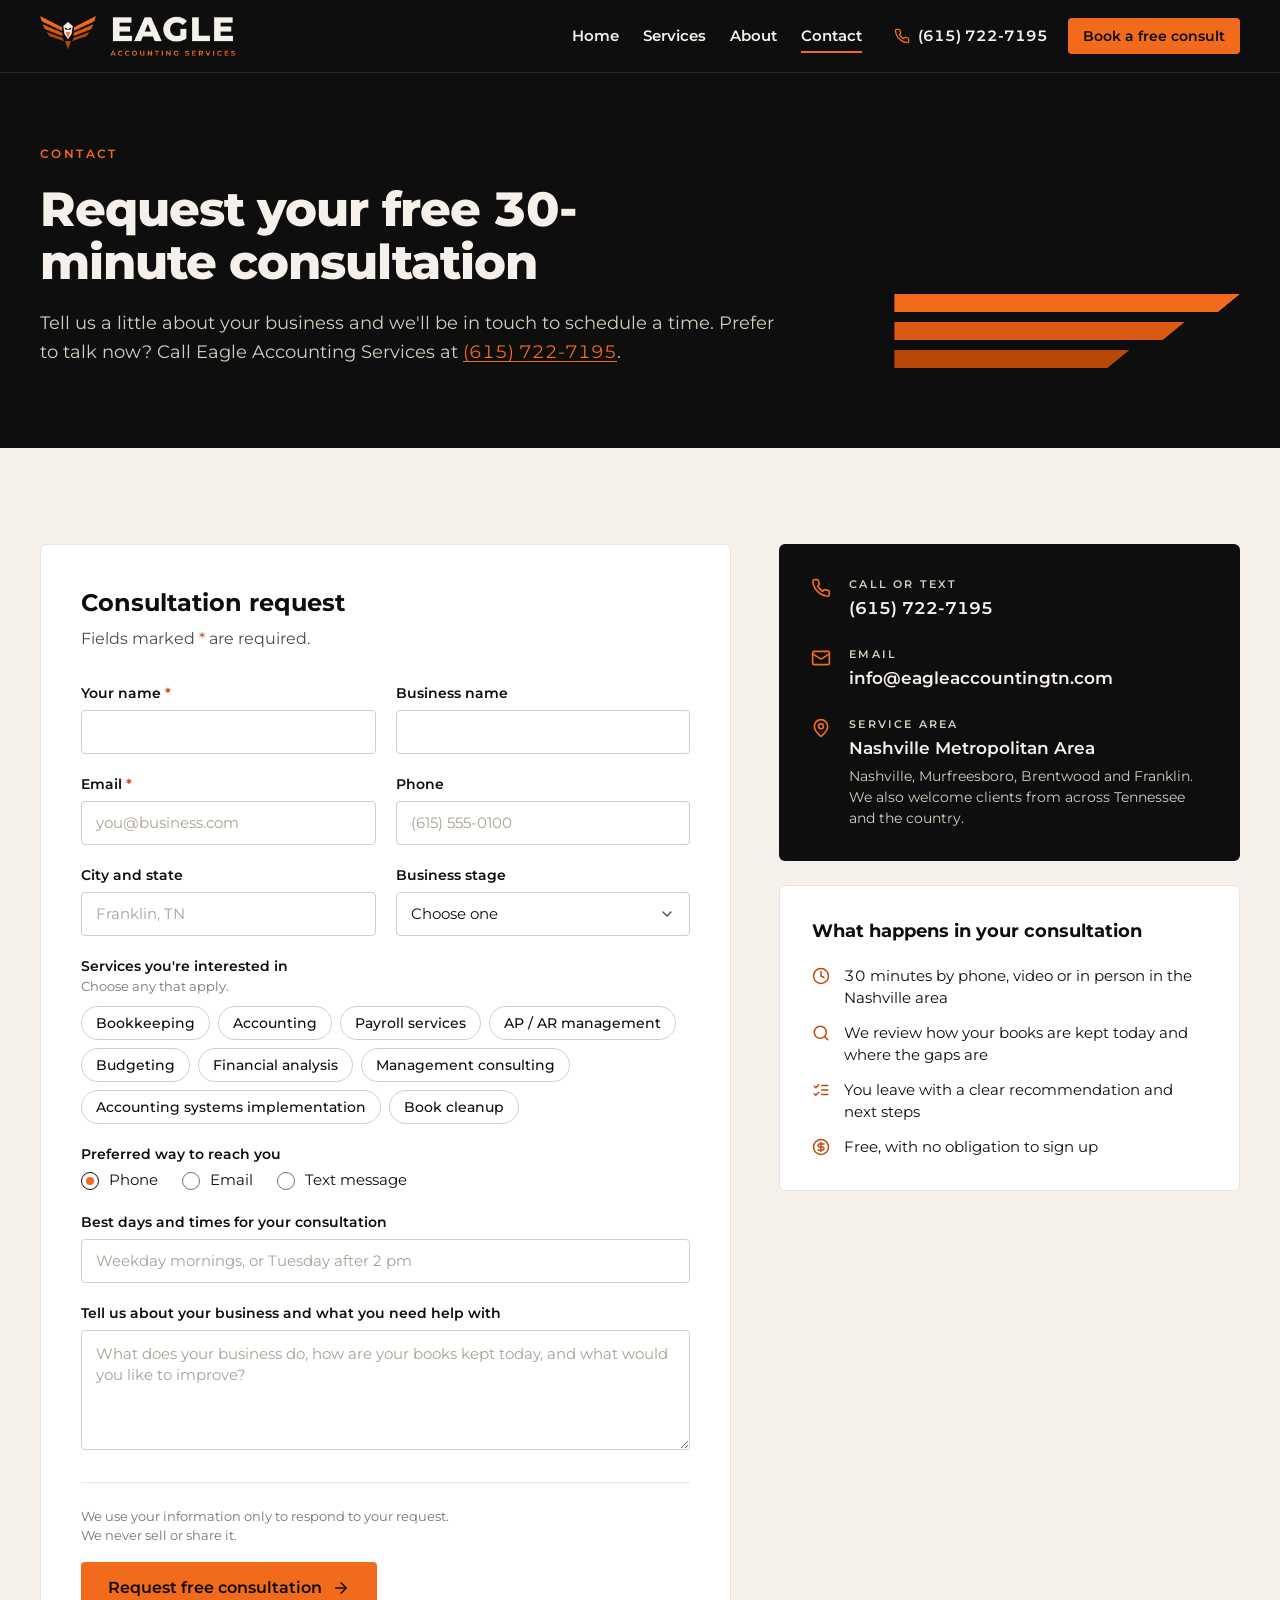
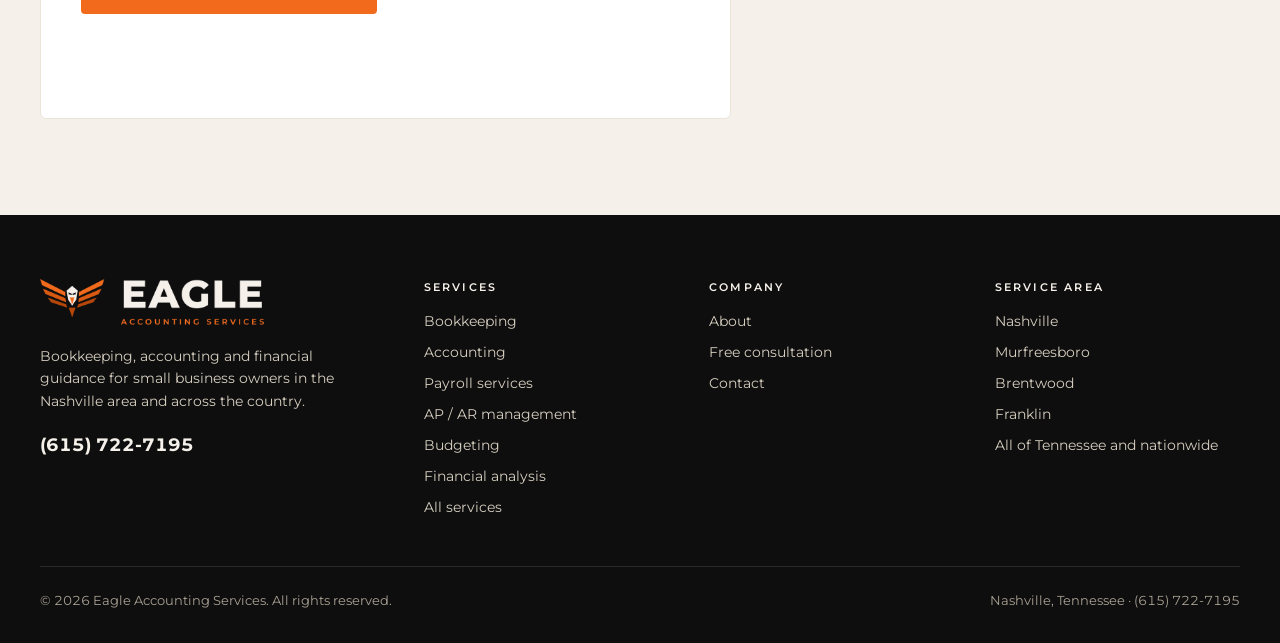
<file: contact.html>
<!doctype html>
<html lang="en">
<head>
<meta charset="utf-8">
<meta name="viewport" content="width=device-width, initial-scale=1, viewport-fit=cover">
<title>Contact | Eagle Accounting Services</title>
<meta name="claude:viewport-fit-sides" content="cover">
<meta name="description" content="Request a free 30-minute consultation with Eagle Accounting Services. Serving Nashville, Murfreesboro, Brentwood, Franklin, all of Tennessee and clients nationwide.">
<link rel="icon" type="image/png" href="assets/favicon-64.png">
<link rel="apple-touch-icon" href="assets/apple-touch-icon.png">
<meta property="og:type" content="website">
<meta property="og:site_name" content="Eagle Accounting Services">
<meta property="og:title" content="Contact | Eagle Accounting Services">
<meta property="og:description" content="Request a free 30-minute consultation with Eagle Accounting Services. Serving Nashville, Murfreesboro, Brentwood, Franklin, all of Tennessee and clients nationwide.">
<link rel="canonical" href="https://eagleaccountingtn.com/contact.html">
<meta property="og:url" content="https://eagleaccountingtn.com/contact.html">
<meta property="og:image" content="https://eagleaccountingtn.com/assets/social-share.png">
<meta property="og:image:width" content="1200">
<meta property="og:image:height" content="600">
<meta name="twitter:card" content="summary_large_image">
<link rel="preconnect" href="https://fonts.googleapis.com">
<link rel="preconnect" href="https://fonts.gstatic.com" crossorigin>
<link rel="stylesheet" href="https://fonts.googleapis.com/css2?family=Montserrat:wght@400;500;600;700;800&display=swap">
<link rel="stylesheet" href="styles.css">
</head>
<body>
<a class="skip" href="#main">Skip to content</a>
<header class="nav">
  <div class="wrap">
    <a class="logo" href="index.html"><img src="assets/logo-horizontal-on-dark.png" width="195" height="40" alt="Eagle Accounting Services home"></a>
    <ul class="nav-links"><li><a href="index.html">Home</a></li><li><a href="services.html">Services</a></li><li><a href="about.html">About</a></li><li><a href="contact.html" aria-current="page">Contact</a></li></ul>
    <div class="nav-actions">
      <a class="nav-phone" href="tel:+16157227195"><svg class="ic" width="16" height="16" viewBox="0 0 24 24" fill="none" stroke="currentColor" stroke-width="2" stroke-linecap="round" stroke-linejoin="round" aria-hidden="true" focusable="false"><path d="M22 16.92v3a2 2 0 0 1-2.18 2 19.79 19.79 0 0 1-8.63-3.07 19.5 19.5 0 0 1-6-6 19.79 19.79 0 0 1-3.07-8.67A2 2 0 0 1 4.11 2h3a2 2 0 0 1 2 1.72 12.84 12.84 0 0 0 .7 2.81 2 2 0 0 1-.45 2.11L8.09 9.91a16 16 0 0 0 6 6l1.27-1.27a2 2 0 0 1 2.11-.45 12.84 12.84 0 0 0 2.81.7A2 2 0 0 1 22 16.92z"/></svg>(615) 722-7195</a>
      <a class="btn btn-primary btn-sm" href="contact.html">Book a free consult</a>
    </div>
    <button class="menu-btn" id="menu-btn" type="button" aria-expanded="false" aria-controls="mobile-panel" aria-label="Open menu" data-open='<svg class="ic" width="22" height="22" viewBox="0 0 24 24" fill="none" stroke="currentColor" stroke-width="2" stroke-linecap="round" stroke-linejoin="round" aria-hidden="true" focusable="false"><path d="M4 6h16"/><path d="M4 12h16"/><path d="M4 18h16"/></svg>' data-close='<svg class="ic" width="22" height="22" viewBox="0 0 24 24" fill="none" stroke="currentColor" stroke-width="2" stroke-linecap="round" stroke-linejoin="round" aria-hidden="true" focusable="false"><path d="M18 6 6 18"/><path d="m6 6 12 12"/></svg>'><svg class="ic" width="22" height="22" viewBox="0 0 24 24" fill="none" stroke="currentColor" stroke-width="2" stroke-linecap="round" stroke-linejoin="round" aria-hidden="true" focusable="false"><path d="M4 6h16"/><path d="M4 12h16"/><path d="M4 18h16"/></svg></button>
  </div>
  <div class="mobile-panel" id="mobile-panel" hidden>
    <div class="wrap">
      <ul><li><a href="index.html">Home</a></li><li><a href="services.html">Services</a></li><li><a href="about.html">About</a></li><li><a href="contact.html" aria-current="page">Contact</a></li></ul>
      <div class="mp-actions">
        <a class="btn btn-inverse" href="tel:+16157227195"><svg class="ic" width="18" height="18" viewBox="0 0 24 24" fill="none" stroke="currentColor" stroke-width="2" stroke-linecap="round" stroke-linejoin="round" aria-hidden="true" focusable="false"><path d="M22 16.92v3a2 2 0 0 1-2.18 2 19.79 19.79 0 0 1-8.63-3.07 19.5 19.5 0 0 1-6-6 19.79 19.79 0 0 1-3.07-8.67A2 2 0 0 1 4.11 2h3a2 2 0 0 1 2 1.72 12.84 12.84 0 0 0 .7 2.81 2 2 0 0 1-.45 2.11L8.09 9.91a16 16 0 0 0 6 6l1.27-1.27a2 2 0 0 1 2.11-.45 12.84 12.84 0 0 0 2.81.7A2 2 0 0 1 22 16.92z"/></svg>Call (615) 722-7195</a>
        <a class="btn btn-primary" href="contact.html">Book a free consult</a>
      </div>
    </div>
  </div>
</header>
<main id="main">
<section class="band-dark page-head" aria-labelledby="page-title">
  <div class="wrap">
    <div class="head-copy">
      <span class="eyebrow">Contact</span>
      <h1 class="h1" id="page-title">Request your free 30-minute consultation</h1>
      <p class="lead">Tell us a little about your business and we'll be in touch to schedule a time. Prefer to talk now? Call Eagle Accounting Services at <a href="tel:+16157227195" style="color:var(--eagle-orange)">(615) 722-7195</a>.</p>
    </div>
    <div class="wings" aria-hidden="true"><i></i><i></i><i></i></div>
  </div>
</section>

<section class="section">
  <div class="wrap contact-grid">
    <div class="form-card">
      <h2>Consultation request</h2>
      <p>Fields marked <span class="req">*</span> are required.</p>
      <form id="consult-form" data-endpoint="https://formsubmit.co/ajax/1719ac0853596bc3ac15c1d4f6c0d5ee" action="https://formsubmit.co/1719ac0853596bc3ac15c1d4f6c0d5ee" method="POST" novalidate>
        <input type="hidden" name="_subject" value="New free consultation request">
        <input type="hidden" name="_template" value="table">
        <input type="hidden" name="_captcha" value="false">
        <div class="hp" aria-hidden="true"><label for="f-honey">Leave this empty</label><input type="text" id="f-honey" name="_honey" tabindex="-1" autocomplete="off"></div>
        <div class="form-grid">
          <div class="field"><label for="f-name">Your name <span class="req">*</span></label><input class="input" id="f-name" name="name" autocomplete="name" required><span class="err" aria-live="polite"></span></div>
          <div class="field"><label for="f-business">Business name</label><input class="input" id="f-business" name="business" autocomplete="organization"></div>
          <div class="field"><label for="f-email">Email <span class="req">*</span></label><input class="input" id="f-email" name="email" type="email" autocomplete="email" placeholder="you@business.com" required><span class="err" aria-live="polite"></span></div>
          <div class="field"><label for="f-phone">Phone</label><input class="input" id="f-phone" name="phone" type="tel" autocomplete="tel" placeholder="(615) 555-0100"><span class="err" aria-live="polite"></span></div>
          <div class="field"><label for="f-location">City and state</label><input class="input" id="f-location" name="location" autocomplete="address-level2" placeholder="Franklin, TN"></div>
          <div class="field"><label for="f-stage">Business stage</label>
            <select class="select" id="f-stage" name="stage">
              <option value="">Choose one</option>
              <option>Just starting out</option>
              <option>Operating 1 to 3 years</option>
              <option>Operating more than 3 years</option>
              <option>Preparing to sell or expand</option>
            </select></div>
          <fieldset class="field full"><legend>Services you're interested in</legend><span class="hint">Choose any that apply.</span><div class="chips"><label class="chip"><input type="checkbox" name="services" value="Bookkeeping" id="svc-bookkeeping"><span>Bookkeeping</span></label><label class="chip"><input type="checkbox" name="services" value="Accounting" id="svc-accounting"><span>Accounting</span></label><label class="chip"><input type="checkbox" name="services" value="Payroll services" id="svc-payroll"><span>Payroll services</span></label><label class="chip"><input type="checkbox" name="services" value="AP / AR management" id="svc-ap-ar"><span>AP / AR management</span></label><label class="chip"><input type="checkbox" name="services" value="Budgeting" id="svc-budgeting"><span>Budgeting</span></label><label class="chip"><input type="checkbox" name="services" value="Financial analysis" id="svc-financial-analysis"><span>Financial analysis</span></label><label class="chip"><input type="checkbox" name="services" value="Management consulting" id="svc-consulting"><span>Management consulting</span></label><label class="chip"><input type="checkbox" name="services" value="Accounting systems implementation" id="svc-systems"><span>Accounting systems implementation</span></label><label class="chip"><input type="checkbox" name="services" value="Book cleanup" id="svc-cleanup"><span>Book cleanup</span></label></div></fieldset>
          <fieldset class="field full"><legend>Preferred way to reach you</legend>
            <div class="radios">
              <label class="radio"><input type="radio" name="contact_pref" value="Phone" id="pref-phone" checked> Phone</label>
              <label class="radio"><input type="radio" name="contact_pref" value="Email" id="pref-email"> Email</label>
              <label class="radio"><input type="radio" name="contact_pref" value="Text" id="pref-text"> Text message</label>
            </div></fieldset>
          <div class="field full"><label for="f-times">Best days and times for your consultation</label><input class="input" id="f-times" name="times" placeholder="Weekday mornings, or Tuesday after 2 pm"></div>
          <div class="field full"><label for="f-message">Tell us about your business and what you need help with</label><textarea class="textarea" id="f-message" name="message" placeholder="What does your business do, how are your books kept today, and what would you like to improve?"></textarea></div>
        </div>
        <div class="form-foot">
          <p>We use your information only to respond to your request. We never sell or share it.</p>
          <button class="btn btn-primary btn-lg" id="submit-btn" type="submit"><span>Request free consultation</span><svg class="ic" width="18" height="18" viewBox="0 0 24 24" fill="none" stroke="currentColor" stroke-width="2" stroke-linecap="round" stroke-linejoin="round" aria-hidden="true" focusable="false"><path d="M5 12h14"/><path d="m12 5 7 7-7 7"/></svg></button>
        </div>
        <div class="notice" id="form-status" role="status" hidden></div>
      </form>
    </div>

    <aside class="aside" aria-label="Contact details">
      <div class="info-card">
        <div class="info-row"><svg class="ic" width="20" height="20" viewBox="0 0 24 24" fill="none" stroke="currentColor" stroke-width="2" stroke-linecap="round" stroke-linejoin="round" aria-hidden="true" focusable="false"><path d="M22 16.92v3a2 2 0 0 1-2.18 2 19.79 19.79 0 0 1-8.63-3.07 19.5 19.5 0 0 1-6-6 19.79 19.79 0 0 1-3.07-8.67A2 2 0 0 1 4.11 2h3a2 2 0 0 1 2 1.72 12.84 12.84 0 0 0 .7 2.81 2 2 0 0 1-.45 2.11L8.09 9.91a16 16 0 0 0 6 6l1.27-1.27a2 2 0 0 1 2.11-.45 12.84 12.84 0 0 0 2.81.7A2 2 0 0 1 22 16.92z"/></svg><div><small>Call or text</small><a href="tel:+16157227195">(615) 722-7195</a></div></div>
        <div class="info-row"><svg class="ic" width="20" height="20" viewBox="0 0 24 24" fill="none" stroke="currentColor" stroke-width="2" stroke-linecap="round" stroke-linejoin="round" aria-hidden="true" focusable="false"><rect width="20" height="16" x="2" y="4" rx="2"/><path d="m22 7-8.97 5.7a1.94 1.94 0 0 1-2.06 0L2 7"/></svg><div><small>Email</small><a href="mailto:info@eagleaccountingtn.com">info@eagleaccountingtn.com</a></div></div>
        <div class="info-row"><svg class="ic" width="20" height="20" viewBox="0 0 24 24" fill="none" stroke="currentColor" stroke-width="2" stroke-linecap="round" stroke-linejoin="round" aria-hidden="true" focusable="false"><path d="M20 10c0 4.993-5.539 10.193-7.399 11.799a1 1 0 0 1-1.202 0C9.539 20.193 4 14.993 4 10a8 8 0 0 1 16 0"/><circle cx="12" cy="10" r="3"/></svg><div><small>Service area</small><span>Nashville Metropolitan Area</span><p>Nashville, Murfreesboro, Brentwood and Franklin. We also welcome clients from across Tennessee and the country.</p></div></div>
      </div>
      <div class="expect">
        <h3>What happens in your consultation</h3>
        <ul class="checks">
          <li><svg class="ic" width="18" height="18" viewBox="0 0 24 24" fill="none" stroke="currentColor" stroke-width="2" stroke-linecap="round" stroke-linejoin="round" aria-hidden="true" focusable="false"><circle cx="12" cy="12" r="10"/><path d="M12 6v6l4 2"/></svg><span>30 minutes by phone, video or in person in the Nashville area</span></li>
          <li><svg class="ic" width="18" height="18" viewBox="0 0 24 24" fill="none" stroke="currentColor" stroke-width="2" stroke-linecap="round" stroke-linejoin="round" aria-hidden="true" focusable="false"><circle cx="11" cy="11" r="8"/><path d="m21 21-4.3-4.3"/></svg><span>We review how your books are kept today and where the gaps are</span></li>
          <li><svg class="ic" width="18" height="18" viewBox="0 0 24 24" fill="none" stroke="currentColor" stroke-width="2" stroke-linecap="round" stroke-linejoin="round" aria-hidden="true" focusable="false"><path d="m3 17 2 2 4-4"/><path d="m3 7 2 2 4-4"/><path d="M13 6h8"/><path d="M13 12h8"/><path d="M13 18h8"/></svg><span>You leave with a clear recommendation and next steps</span></li>
          <li><svg class="ic" width="18" height="18" viewBox="0 0 24 24" fill="none" stroke="currentColor" stroke-width="2" stroke-linecap="round" stroke-linejoin="round" aria-hidden="true" focusable="false"><circle cx="12" cy="12" r="10"/><path d="M16 8h-6a2 2 0 1 0 0 4h4a2 2 0 1 1 0 4H8"/><path d="M12 18V6"/></svg><span>Free, with no obligation to sign up</span></li>
        </ul>
      </div>
    </aside>
  </div>
</section></main>
<footer class="footer">
  <div class="wrap">
    <div class="foot-grid">
      <div class="foot-brand">
        <a class="logo logo-foot" href="index.html"><img src="assets/logo-horizontal-on-dark.png" width="224" height="46" alt="Eagle Accounting Services" loading="lazy"></a>
        <p>Bookkeeping, accounting and financial guidance for small business owners in the Nashville area and across the country.</p>
        <a class="foot-phone" href="tel:+16157227195">(615) 722-7195</a>
      </div>
      <div>
        <h4>Services</h4>
        <ul><li><a href="services.html#bookkeeping">Bookkeeping</a></li><li><a href="services.html#accounting">Accounting</a></li><li><a href="services.html#payroll">Payroll services</a></li><li><a href="services.html#ap-ar">AP / AR management</a></li><li><a href="services.html#budgeting">Budgeting</a></li><li><a href="services.html#financial-analysis">Financial analysis</a></li><li><a href="services.html">All services</a></li></ul>
      </div>
      <div>
        <h4>Company</h4>
        <ul><li><a href="about.html">About</a></li><li><a href="contact.html">Free consultation</a></li><li><a href="contact.html">Contact</a></li></ul>
      </div>
      <div>
        <h4>Service area</h4>
        <ul><li>Nashville</li><li>Murfreesboro</li><li>Brentwood</li><li>Franklin</li><li>All of Tennessee and nationwide</li></ul>
      </div>
    </div>
    <div class="foot-bottom">
      <span>&copy; <span id="year">2026</span> Eagle Accounting Services. All rights reserved.</span>
      <span>Nashville, Tennessee &middot; (615) 722-7195</span>
    </div>
  </div>
</footer>
<script src="main.js"></script>
</body>
</html>
</file>
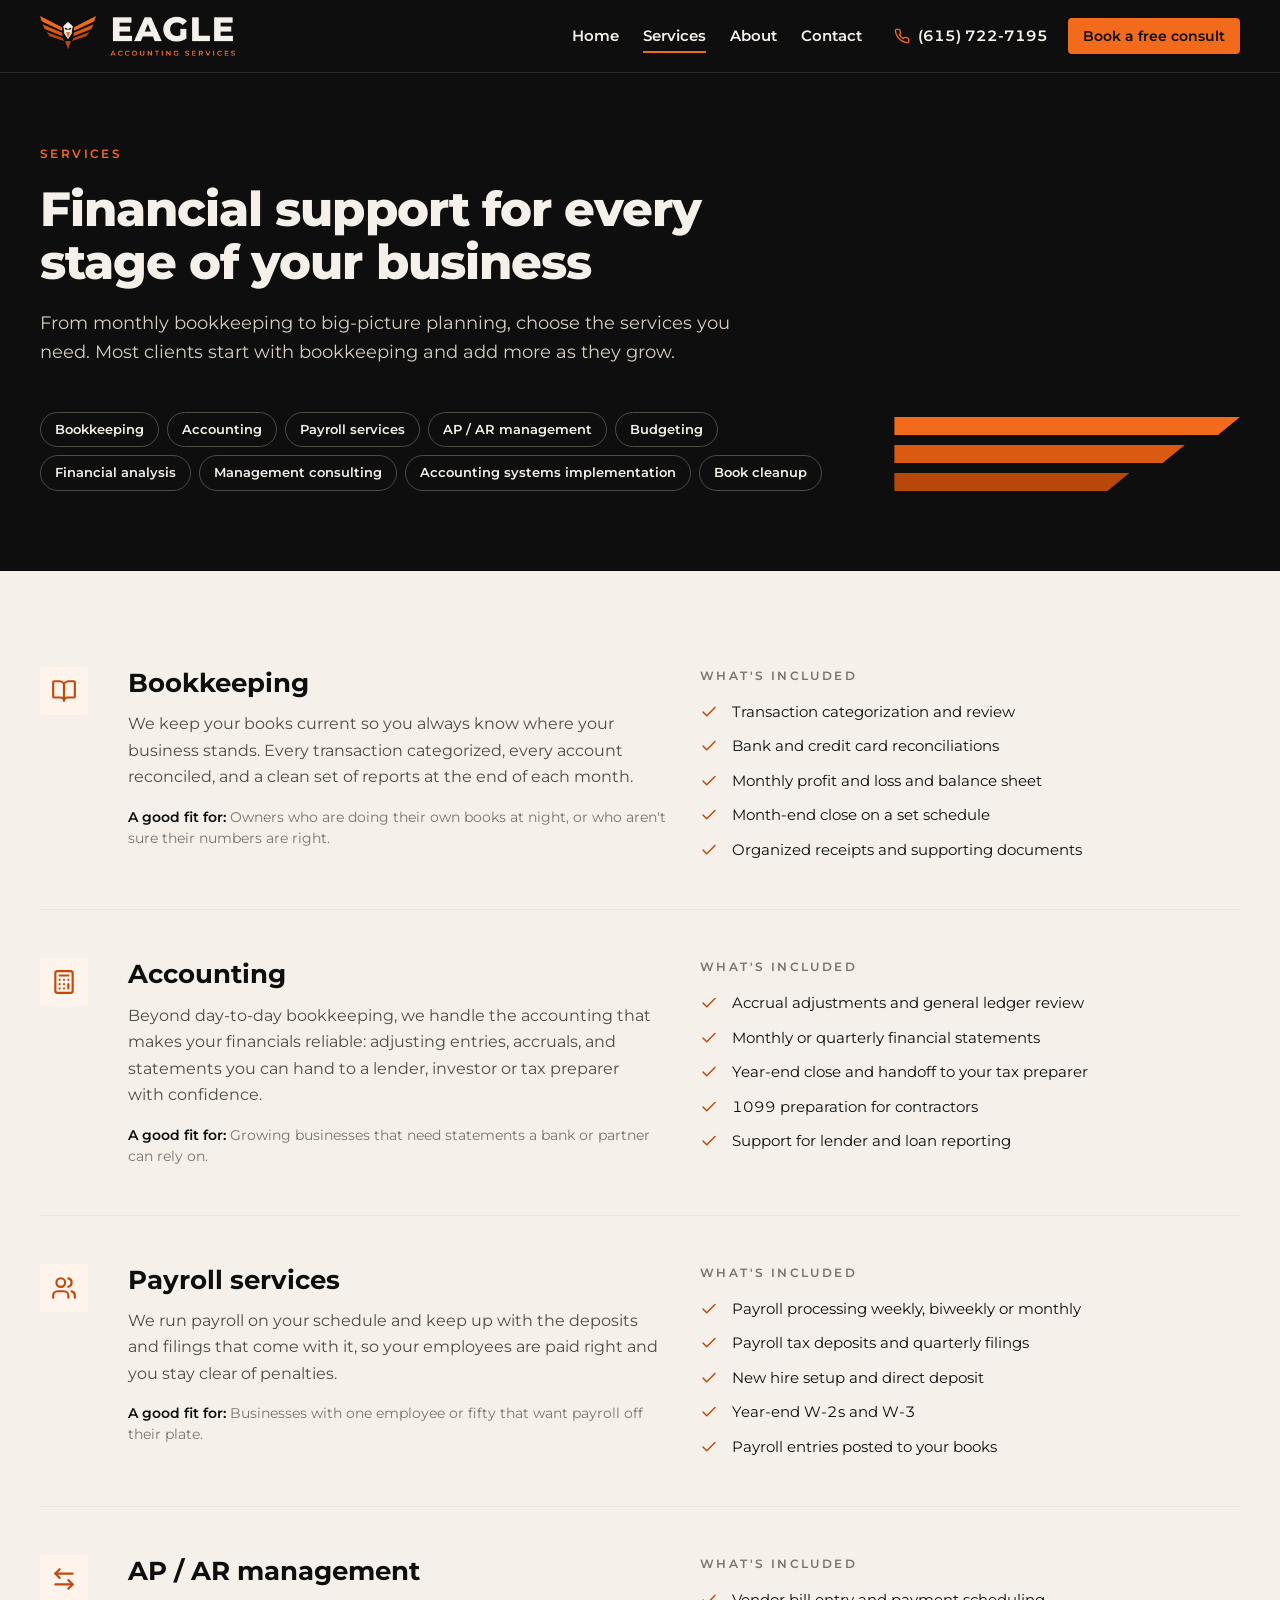
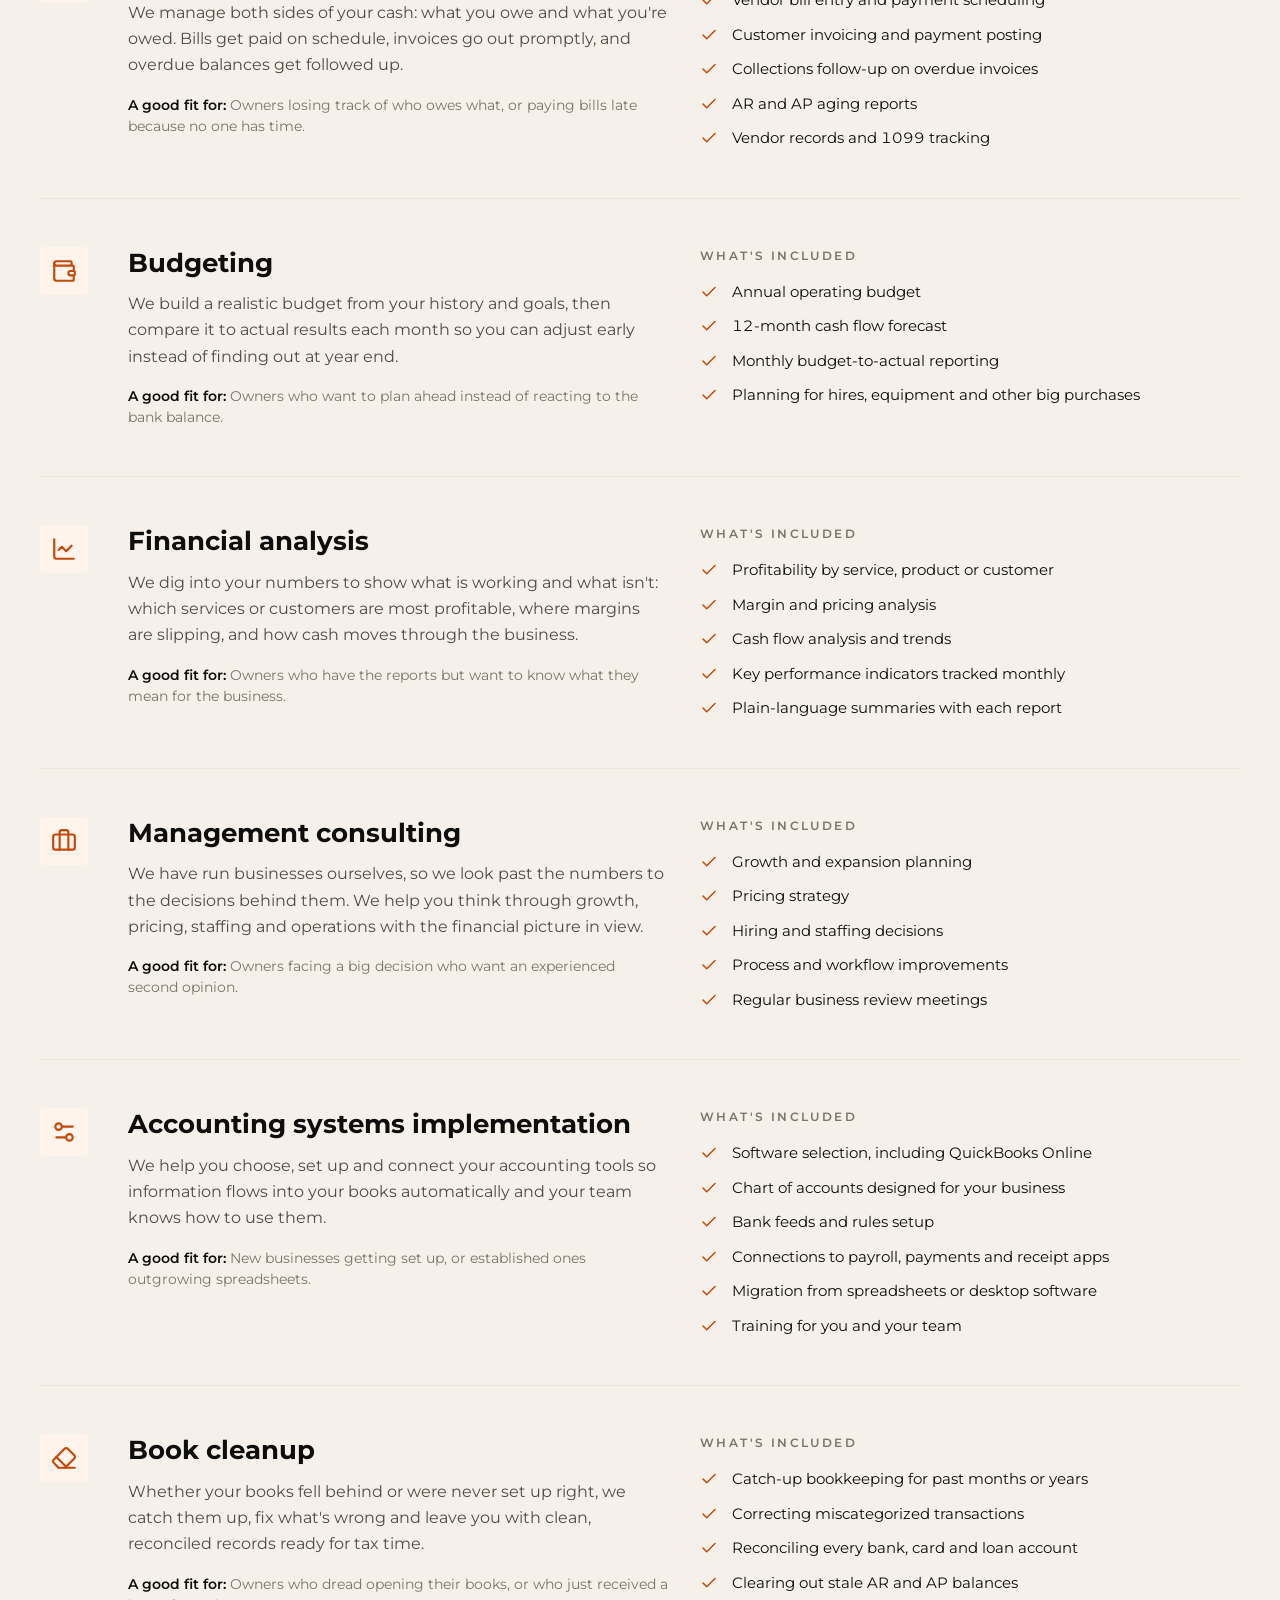
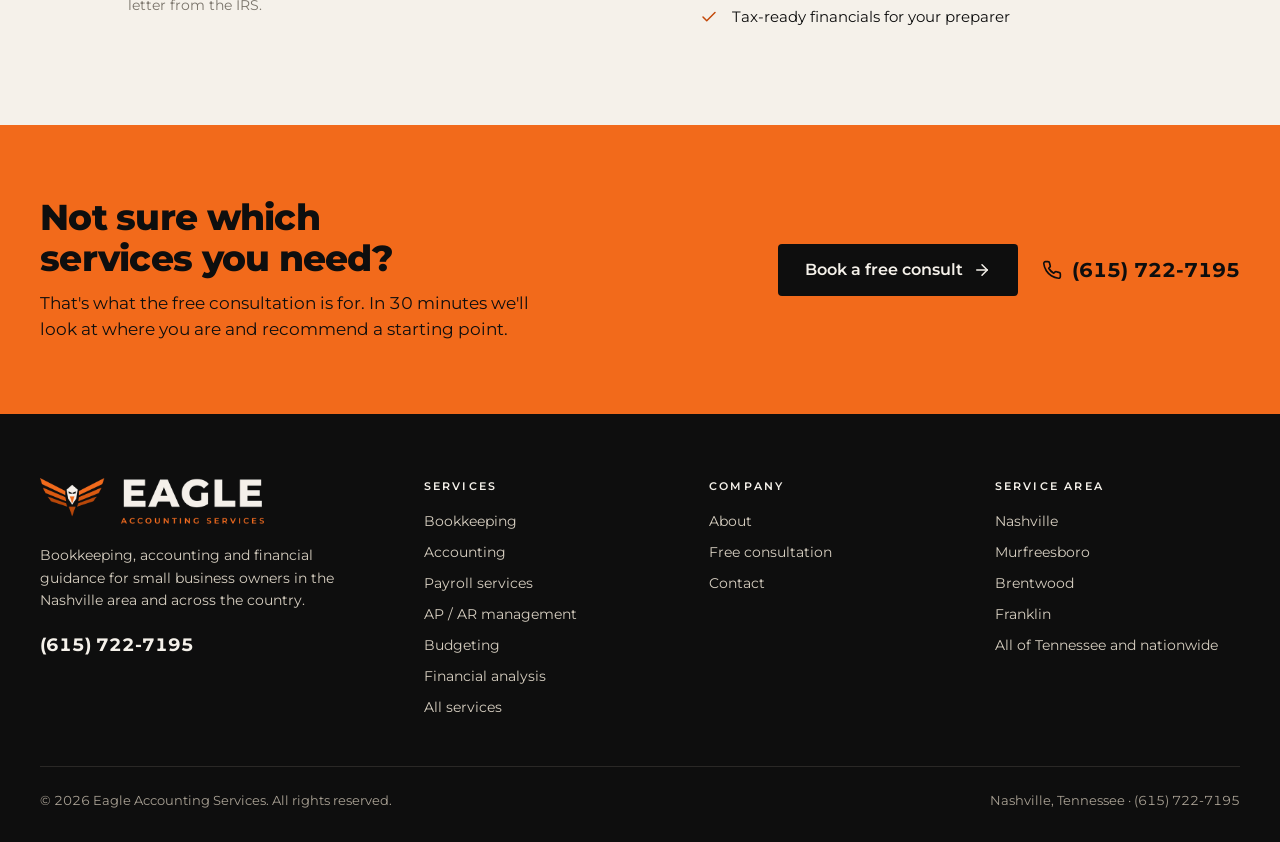
<file: services.html>
<!doctype html>
<html lang="en">
<head>
<meta charset="utf-8">
<meta name="viewport" content="width=device-width, initial-scale=1, viewport-fit=cover">
<title>Services | Eagle Accounting Services</title>
<meta name="claude:viewport-fit-sides" content="cover">
<meta name="description" content="Bookkeeping, accounting, payroll, AP/AR management, budgeting, financial analysis, management consulting, accounting systems implementation and book cleanup for small businesses.">
<link rel="icon" type="image/png" href="assets/favicon-64.png">
<link rel="apple-touch-icon" href="assets/apple-touch-icon.png">
<meta property="og:type" content="website">
<meta property="og:site_name" content="Eagle Accounting Services">
<meta property="og:title" content="Services | Eagle Accounting Services">
<meta property="og:description" content="Bookkeeping, accounting, payroll, AP/AR management, budgeting, financial analysis, management consulting, accounting systems implementation and book cleanup for small businesses.">
<link rel="canonical" href="https://eagleaccountingtn.com/services.html">
<meta property="og:url" content="https://eagleaccountingtn.com/services.html">
<meta property="og:image" content="https://eagleaccountingtn.com/assets/social-share.png">
<meta property="og:image:width" content="1200">
<meta property="og:image:height" content="600">
<meta name="twitter:card" content="summary_large_image">
<link rel="preconnect" href="https://fonts.googleapis.com">
<link rel="preconnect" href="https://fonts.gstatic.com" crossorigin>
<link rel="stylesheet" href="https://fonts.googleapis.com/css2?family=Montserrat:wght@400;500;600;700;800&display=swap">
<link rel="stylesheet" href="styles.css">
</head>
<body>
<a class="skip" href="#main">Skip to content</a>
<header class="nav">
  <div class="wrap">
    <a class="logo" href="index.html"><img src="assets/logo-horizontal-on-dark.png" width="195" height="40" alt="Eagle Accounting Services home"></a>
    <ul class="nav-links"><li><a href="index.html">Home</a></li><li><a href="services.html" aria-current="page">Services</a></li><li><a href="about.html">About</a></li><li><a href="contact.html">Contact</a></li></ul>
    <div class="nav-actions">
      <a class="nav-phone" href="tel:+16157227195"><svg class="ic" width="16" height="16" viewBox="0 0 24 24" fill="none" stroke="currentColor" stroke-width="2" stroke-linecap="round" stroke-linejoin="round" aria-hidden="true" focusable="false"><path d="M22 16.92v3a2 2 0 0 1-2.18 2 19.79 19.79 0 0 1-8.63-3.07 19.5 19.5 0 0 1-6-6 19.79 19.79 0 0 1-3.07-8.67A2 2 0 0 1 4.11 2h3a2 2 0 0 1 2 1.72 12.84 12.84 0 0 0 .7 2.81 2 2 0 0 1-.45 2.11L8.09 9.91a16 16 0 0 0 6 6l1.27-1.27a2 2 0 0 1 2.11-.45 12.84 12.84 0 0 0 2.81.7A2 2 0 0 1 22 16.92z"/></svg>(615) 722-7195</a>
      <a class="btn btn-primary btn-sm" href="contact.html">Book a free consult</a>
    </div>
    <button class="menu-btn" id="menu-btn" type="button" aria-expanded="false" aria-controls="mobile-panel" aria-label="Open menu" data-open='<svg class="ic" width="22" height="22" viewBox="0 0 24 24" fill="none" stroke="currentColor" stroke-width="2" stroke-linecap="round" stroke-linejoin="round" aria-hidden="true" focusable="false"><path d="M4 6h16"/><path d="M4 12h16"/><path d="M4 18h16"/></svg>' data-close='<svg class="ic" width="22" height="22" viewBox="0 0 24 24" fill="none" stroke="currentColor" stroke-width="2" stroke-linecap="round" stroke-linejoin="round" aria-hidden="true" focusable="false"><path d="M18 6 6 18"/><path d="m6 6 12 12"/></svg>'><svg class="ic" width="22" height="22" viewBox="0 0 24 24" fill="none" stroke="currentColor" stroke-width="2" stroke-linecap="round" stroke-linejoin="round" aria-hidden="true" focusable="false"><path d="M4 6h16"/><path d="M4 12h16"/><path d="M4 18h16"/></svg></button>
  </div>
  <div class="mobile-panel" id="mobile-panel" hidden>
    <div class="wrap">
      <ul><li><a href="index.html">Home</a></li><li><a href="services.html" aria-current="page">Services</a></li><li><a href="about.html">About</a></li><li><a href="contact.html">Contact</a></li></ul>
      <div class="mp-actions">
        <a class="btn btn-inverse" href="tel:+16157227195"><svg class="ic" width="18" height="18" viewBox="0 0 24 24" fill="none" stroke="currentColor" stroke-width="2" stroke-linecap="round" stroke-linejoin="round" aria-hidden="true" focusable="false"><path d="M22 16.92v3a2 2 0 0 1-2.18 2 19.79 19.79 0 0 1-8.63-3.07 19.5 19.5 0 0 1-6-6 19.79 19.79 0 0 1-3.07-8.67A2 2 0 0 1 4.11 2h3a2 2 0 0 1 2 1.72 12.84 12.84 0 0 0 .7 2.81 2 2 0 0 1-.45 2.11L8.09 9.91a16 16 0 0 0 6 6l1.27-1.27a2 2 0 0 1 2.11-.45 12.84 12.84 0 0 0 2.81.7A2 2 0 0 1 22 16.92z"/></svg>Call (615) 722-7195</a>
        <a class="btn btn-primary" href="contact.html">Book a free consult</a>
      </div>
    </div>
  </div>
</header>
<main id="main">
<section class="band-dark page-head" aria-labelledby="page-title">
  <div class="wrap">
    <div class="head-copy">
      <span class="eyebrow">Services</span>
      <h1 class="h1" id="page-title">Financial support for every stage of your business</h1>
      <p class="lead">From monthly bookkeeping to big-picture planning, choose the services you need. Most clients start with bookkeeping and add more as they grow.</p>
      <ul class="svc-index"><li><a href="#bookkeeping">Bookkeeping</a></li><li><a href="#accounting">Accounting</a></li><li><a href="#payroll">Payroll services</a></li><li><a href="#ap-ar">AP / AR management</a></li><li><a href="#budgeting">Budgeting</a></li><li><a href="#financial-analysis">Financial analysis</a></li><li><a href="#consulting">Management consulting</a></li><li><a href="#systems">Accounting systems implementation</a></li><li><a href="#cleanup">Book cleanup</a></li></ul>
    </div>
    <div class="wings" aria-hidden="true"><i></i><i></i><i></i></div>
  </div>
</section>
<section class="section">
  <div class="wrap"><article class="svc-detail" id="bookkeeping">
  <span class="svc-icon"><svg class="ic" width="26" height="26" viewBox="0 0 24 24" fill="none" stroke="currentColor" stroke-width="2" stroke-linecap="round" stroke-linejoin="round" aria-hidden="true" focusable="false"><path d="M12 7v14"/><path d="M3 18a1 1 0 0 1-1-1V4a1 1 0 0 1 1-1h5a4 4 0 0 1 4 4 4 4 0 0 1 4-4h5a1 1 0 0 1 1 1v13a1 1 0 0 1-1 1h-6a3 3 0 0 0-3 3 3 3 0 0 0-3-3z"/></svg></span>
  <div>
    <h2>Bookkeeping</h2>
    <p class="desc">We keep your books current so you always know where your business stands. Every transaction categorized, every account reconciled, and a clean set of reports at the end of each month.</p>
    <p class="fit"><strong>A good fit for:</strong> Owners who are doing their own books at night, or who aren't sure their numbers are right.</p>
  </div>
  <div>
    <span class="checks-label">What's included</span>
    <ul class="checks"><li><svg class="ic" width="18" height="18" viewBox="0 0 24 24" fill="none" stroke="currentColor" stroke-width="2" stroke-linecap="round" stroke-linejoin="round" aria-hidden="true" focusable="false"><path d="M20 6 9 17l-5-5"/></svg><span>Transaction categorization and review</span></li><li><svg class="ic" width="18" height="18" viewBox="0 0 24 24" fill="none" stroke="currentColor" stroke-width="2" stroke-linecap="round" stroke-linejoin="round" aria-hidden="true" focusable="false"><path d="M20 6 9 17l-5-5"/></svg><span>Bank and credit card reconciliations</span></li><li><svg class="ic" width="18" height="18" viewBox="0 0 24 24" fill="none" stroke="currentColor" stroke-width="2" stroke-linecap="round" stroke-linejoin="round" aria-hidden="true" focusable="false"><path d="M20 6 9 17l-5-5"/></svg><span>Monthly profit and loss and balance sheet</span></li><li><svg class="ic" width="18" height="18" viewBox="0 0 24 24" fill="none" stroke="currentColor" stroke-width="2" stroke-linecap="round" stroke-linejoin="round" aria-hidden="true" focusable="false"><path d="M20 6 9 17l-5-5"/></svg><span>Month-end close on a set schedule</span></li><li><svg class="ic" width="18" height="18" viewBox="0 0 24 24" fill="none" stroke="currentColor" stroke-width="2" stroke-linecap="round" stroke-linejoin="round" aria-hidden="true" focusable="false"><path d="M20 6 9 17l-5-5"/></svg><span>Organized receipts and supporting documents</span></li></ul>
  </div>
</article><article class="svc-detail" id="accounting">
  <span class="svc-icon"><svg class="ic" width="26" height="26" viewBox="0 0 24 24" fill="none" stroke="currentColor" stroke-width="2" stroke-linecap="round" stroke-linejoin="round" aria-hidden="true" focusable="false"><rect width="16" height="20" x="4" y="2" rx="2"/><path d="M8 6h8"/><path d="M16 14v4"/><path d="M16 10h.01"/><path d="M12 10h.01"/><path d="M8 10h.01"/><path d="M12 14h.01"/><path d="M8 14h.01"/><path d="M12 18h.01"/><path d="M8 18h.01"/></svg></span>
  <div>
    <h2>Accounting</h2>
    <p class="desc">Beyond day-to-day bookkeeping, we handle the accounting that makes your financials reliable: adjusting entries, accruals, and statements you can hand to a lender, investor or tax preparer with confidence.</p>
    <p class="fit"><strong>A good fit for:</strong> Growing businesses that need statements a bank or partner can rely on.</p>
  </div>
  <div>
    <span class="checks-label">What's included</span>
    <ul class="checks"><li><svg class="ic" width="18" height="18" viewBox="0 0 24 24" fill="none" stroke="currentColor" stroke-width="2" stroke-linecap="round" stroke-linejoin="round" aria-hidden="true" focusable="false"><path d="M20 6 9 17l-5-5"/></svg><span>Accrual adjustments and general ledger review</span></li><li><svg class="ic" width="18" height="18" viewBox="0 0 24 24" fill="none" stroke="currentColor" stroke-width="2" stroke-linecap="round" stroke-linejoin="round" aria-hidden="true" focusable="false"><path d="M20 6 9 17l-5-5"/></svg><span>Monthly or quarterly financial statements</span></li><li><svg class="ic" width="18" height="18" viewBox="0 0 24 24" fill="none" stroke="currentColor" stroke-width="2" stroke-linecap="round" stroke-linejoin="round" aria-hidden="true" focusable="false"><path d="M20 6 9 17l-5-5"/></svg><span>Year-end close and handoff to your tax preparer</span></li><li><svg class="ic" width="18" height="18" viewBox="0 0 24 24" fill="none" stroke="currentColor" stroke-width="2" stroke-linecap="round" stroke-linejoin="round" aria-hidden="true" focusable="false"><path d="M20 6 9 17l-5-5"/></svg><span>1099 preparation for contractors</span></li><li><svg class="ic" width="18" height="18" viewBox="0 0 24 24" fill="none" stroke="currentColor" stroke-width="2" stroke-linecap="round" stroke-linejoin="round" aria-hidden="true" focusable="false"><path d="M20 6 9 17l-5-5"/></svg><span>Support for lender and loan reporting</span></li></ul>
  </div>
</article><article class="svc-detail" id="payroll">
  <span class="svc-icon"><svg class="ic" width="26" height="26" viewBox="0 0 24 24" fill="none" stroke="currentColor" stroke-width="2" stroke-linecap="round" stroke-linejoin="round" aria-hidden="true" focusable="false"><path d="M16 21v-2a4 4 0 0 0-4-4H6a4 4 0 0 0-4 4v2"/><circle cx="9" cy="7" r="4"/><path d="M22 21v-2a4 4 0 0 0-3-3.87"/><path d="M16 3.13a4 4 0 0 1 0 7.75"/></svg></span>
  <div>
    <h2>Payroll services</h2>
    <p class="desc">We run payroll on your schedule and keep up with the deposits and filings that come with it, so your employees are paid right and you stay clear of penalties.</p>
    <p class="fit"><strong>A good fit for:</strong> Businesses with one employee or fifty that want payroll off their plate.</p>
  </div>
  <div>
    <span class="checks-label">What's included</span>
    <ul class="checks"><li><svg class="ic" width="18" height="18" viewBox="0 0 24 24" fill="none" stroke="currentColor" stroke-width="2" stroke-linecap="round" stroke-linejoin="round" aria-hidden="true" focusable="false"><path d="M20 6 9 17l-5-5"/></svg><span>Payroll processing weekly, biweekly or monthly</span></li><li><svg class="ic" width="18" height="18" viewBox="0 0 24 24" fill="none" stroke="currentColor" stroke-width="2" stroke-linecap="round" stroke-linejoin="round" aria-hidden="true" focusable="false"><path d="M20 6 9 17l-5-5"/></svg><span>Payroll tax deposits and quarterly filings</span></li><li><svg class="ic" width="18" height="18" viewBox="0 0 24 24" fill="none" stroke="currentColor" stroke-width="2" stroke-linecap="round" stroke-linejoin="round" aria-hidden="true" focusable="false"><path d="M20 6 9 17l-5-5"/></svg><span>New hire setup and direct deposit</span></li><li><svg class="ic" width="18" height="18" viewBox="0 0 24 24" fill="none" stroke="currentColor" stroke-width="2" stroke-linecap="round" stroke-linejoin="round" aria-hidden="true" focusable="false"><path d="M20 6 9 17l-5-5"/></svg><span>Year-end W-2s and W-3</span></li><li><svg class="ic" width="18" height="18" viewBox="0 0 24 24" fill="none" stroke="currentColor" stroke-width="2" stroke-linecap="round" stroke-linejoin="round" aria-hidden="true" focusable="false"><path d="M20 6 9 17l-5-5"/></svg><span>Payroll entries posted to your books</span></li></ul>
  </div>
</article><article class="svc-detail" id="ap-ar">
  <span class="svc-icon"><svg class="ic" width="26" height="26" viewBox="0 0 24 24" fill="none" stroke="currentColor" stroke-width="2" stroke-linecap="round" stroke-linejoin="round" aria-hidden="true" focusable="false"><path d="M8 3 4 7l4 4"/><path d="M4 7h16"/><path d="m16 21 4-4-4-4"/><path d="M20 17H4"/></svg></span>
  <div>
    <h2>AP / AR management</h2>
    <p class="desc">We manage both sides of your cash: what you owe and what you're owed. Bills get paid on schedule, invoices go out promptly, and overdue balances get followed up.</p>
    <p class="fit"><strong>A good fit for:</strong> Owners losing track of who owes what, or paying bills late because no one has time.</p>
  </div>
  <div>
    <span class="checks-label">What's included</span>
    <ul class="checks"><li><svg class="ic" width="18" height="18" viewBox="0 0 24 24" fill="none" stroke="currentColor" stroke-width="2" stroke-linecap="round" stroke-linejoin="round" aria-hidden="true" focusable="false"><path d="M20 6 9 17l-5-5"/></svg><span>Vendor bill entry and payment scheduling</span></li><li><svg class="ic" width="18" height="18" viewBox="0 0 24 24" fill="none" stroke="currentColor" stroke-width="2" stroke-linecap="round" stroke-linejoin="round" aria-hidden="true" focusable="false"><path d="M20 6 9 17l-5-5"/></svg><span>Customer invoicing and payment posting</span></li><li><svg class="ic" width="18" height="18" viewBox="0 0 24 24" fill="none" stroke="currentColor" stroke-width="2" stroke-linecap="round" stroke-linejoin="round" aria-hidden="true" focusable="false"><path d="M20 6 9 17l-5-5"/></svg><span>Collections follow-up on overdue invoices</span></li><li><svg class="ic" width="18" height="18" viewBox="0 0 24 24" fill="none" stroke="currentColor" stroke-width="2" stroke-linecap="round" stroke-linejoin="round" aria-hidden="true" focusable="false"><path d="M20 6 9 17l-5-5"/></svg><span>AR and AP aging reports</span></li><li><svg class="ic" width="18" height="18" viewBox="0 0 24 24" fill="none" stroke="currentColor" stroke-width="2" stroke-linecap="round" stroke-linejoin="round" aria-hidden="true" focusable="false"><path d="M20 6 9 17l-5-5"/></svg><span>Vendor records and 1099 tracking</span></li></ul>
  </div>
</article><article class="svc-detail" id="budgeting">
  <span class="svc-icon"><svg class="ic" width="26" height="26" viewBox="0 0 24 24" fill="none" stroke="currentColor" stroke-width="2" stroke-linecap="round" stroke-linejoin="round" aria-hidden="true" focusable="false"><path d="M19 7V4a1 1 0 0 0-1-1H5a2 2 0 0 0 0 4h15a1 1 0 0 1 1 1v4h-3a2 2 0 0 0 0 4h3a1 1 0 0 0 1-1v-2a1 1 0 0 0-1-1"/><path d="M3 5v14a2 2 0 0 0 2 2h15a1 1 0 0 0 1-1v-4"/></svg></span>
  <div>
    <h2>Budgeting</h2>
    <p class="desc">We build a realistic budget from your history and goals, then compare it to actual results each month so you can adjust early instead of finding out at year end.</p>
    <p class="fit"><strong>A good fit for:</strong> Owners who want to plan ahead instead of reacting to the bank balance.</p>
  </div>
  <div>
    <span class="checks-label">What's included</span>
    <ul class="checks"><li><svg class="ic" width="18" height="18" viewBox="0 0 24 24" fill="none" stroke="currentColor" stroke-width="2" stroke-linecap="round" stroke-linejoin="round" aria-hidden="true" focusable="false"><path d="M20 6 9 17l-5-5"/></svg><span>Annual operating budget</span></li><li><svg class="ic" width="18" height="18" viewBox="0 0 24 24" fill="none" stroke="currentColor" stroke-width="2" stroke-linecap="round" stroke-linejoin="round" aria-hidden="true" focusable="false"><path d="M20 6 9 17l-5-5"/></svg><span>12-month cash flow forecast</span></li><li><svg class="ic" width="18" height="18" viewBox="0 0 24 24" fill="none" stroke="currentColor" stroke-width="2" stroke-linecap="round" stroke-linejoin="round" aria-hidden="true" focusable="false"><path d="M20 6 9 17l-5-5"/></svg><span>Monthly budget-to-actual reporting</span></li><li><svg class="ic" width="18" height="18" viewBox="0 0 24 24" fill="none" stroke="currentColor" stroke-width="2" stroke-linecap="round" stroke-linejoin="round" aria-hidden="true" focusable="false"><path d="M20 6 9 17l-5-5"/></svg><span>Planning for hires, equipment and other big purchases</span></li></ul>
  </div>
</article><article class="svc-detail" id="financial-analysis">
  <span class="svc-icon"><svg class="ic" width="26" height="26" viewBox="0 0 24 24" fill="none" stroke="currentColor" stroke-width="2" stroke-linecap="round" stroke-linejoin="round" aria-hidden="true" focusable="false"><path d="M3 3v16a2 2 0 0 0 2 2h16"/><path d="m19 9-5 5-4-4-3 3"/></svg></span>
  <div>
    <h2>Financial analysis</h2>
    <p class="desc">We dig into your numbers to show what is working and what isn't: which services or customers are most profitable, where margins are slipping, and how cash moves through the business.</p>
    <p class="fit"><strong>A good fit for:</strong> Owners who have the reports but want to know what they mean for the business.</p>
  </div>
  <div>
    <span class="checks-label">What's included</span>
    <ul class="checks"><li><svg class="ic" width="18" height="18" viewBox="0 0 24 24" fill="none" stroke="currentColor" stroke-width="2" stroke-linecap="round" stroke-linejoin="round" aria-hidden="true" focusable="false"><path d="M20 6 9 17l-5-5"/></svg><span>Profitability by service, product or customer</span></li><li><svg class="ic" width="18" height="18" viewBox="0 0 24 24" fill="none" stroke="currentColor" stroke-width="2" stroke-linecap="round" stroke-linejoin="round" aria-hidden="true" focusable="false"><path d="M20 6 9 17l-5-5"/></svg><span>Margin and pricing analysis</span></li><li><svg class="ic" width="18" height="18" viewBox="0 0 24 24" fill="none" stroke="currentColor" stroke-width="2" stroke-linecap="round" stroke-linejoin="round" aria-hidden="true" focusable="false"><path d="M20 6 9 17l-5-5"/></svg><span>Cash flow analysis and trends</span></li><li><svg class="ic" width="18" height="18" viewBox="0 0 24 24" fill="none" stroke="currentColor" stroke-width="2" stroke-linecap="round" stroke-linejoin="round" aria-hidden="true" focusable="false"><path d="M20 6 9 17l-5-5"/></svg><span>Key performance indicators tracked monthly</span></li><li><svg class="ic" width="18" height="18" viewBox="0 0 24 24" fill="none" stroke="currentColor" stroke-width="2" stroke-linecap="round" stroke-linejoin="round" aria-hidden="true" focusable="false"><path d="M20 6 9 17l-5-5"/></svg><span>Plain-language summaries with each report</span></li></ul>
  </div>
</article><article class="svc-detail" id="consulting">
  <span class="svc-icon"><svg class="ic" width="26" height="26" viewBox="0 0 24 24" fill="none" stroke="currentColor" stroke-width="2" stroke-linecap="round" stroke-linejoin="round" aria-hidden="true" focusable="false"><path d="M16 20V4a2 2 0 0 0-2-2h-4a2 2 0 0 0-2 2v16"/><rect width="20" height="14" x="2" y="6" rx="2"/></svg></span>
  <div>
    <h2>Management consulting</h2>
    <p class="desc">We have run businesses ourselves, so we look past the numbers to the decisions behind them. We help you think through growth, pricing, staffing and operations with the financial picture in view.</p>
    <p class="fit"><strong>A good fit for:</strong> Owners facing a big decision who want an experienced second opinion.</p>
  </div>
  <div>
    <span class="checks-label">What's included</span>
    <ul class="checks"><li><svg class="ic" width="18" height="18" viewBox="0 0 24 24" fill="none" stroke="currentColor" stroke-width="2" stroke-linecap="round" stroke-linejoin="round" aria-hidden="true" focusable="false"><path d="M20 6 9 17l-5-5"/></svg><span>Growth and expansion planning</span></li><li><svg class="ic" width="18" height="18" viewBox="0 0 24 24" fill="none" stroke="currentColor" stroke-width="2" stroke-linecap="round" stroke-linejoin="round" aria-hidden="true" focusable="false"><path d="M20 6 9 17l-5-5"/></svg><span>Pricing strategy</span></li><li><svg class="ic" width="18" height="18" viewBox="0 0 24 24" fill="none" stroke="currentColor" stroke-width="2" stroke-linecap="round" stroke-linejoin="round" aria-hidden="true" focusable="false"><path d="M20 6 9 17l-5-5"/></svg><span>Hiring and staffing decisions</span></li><li><svg class="ic" width="18" height="18" viewBox="0 0 24 24" fill="none" stroke="currentColor" stroke-width="2" stroke-linecap="round" stroke-linejoin="round" aria-hidden="true" focusable="false"><path d="M20 6 9 17l-5-5"/></svg><span>Process and workflow improvements</span></li><li><svg class="ic" width="18" height="18" viewBox="0 0 24 24" fill="none" stroke="currentColor" stroke-width="2" stroke-linecap="round" stroke-linejoin="round" aria-hidden="true" focusable="false"><path d="M20 6 9 17l-5-5"/></svg><span>Regular business review meetings</span></li></ul>
  </div>
</article><article class="svc-detail" id="systems">
  <span class="svc-icon"><svg class="ic" width="26" height="26" viewBox="0 0 24 24" fill="none" stroke="currentColor" stroke-width="2" stroke-linecap="round" stroke-linejoin="round" aria-hidden="true" focusable="false"><path d="M20 7h-9"/><path d="M14 17H5"/><circle cx="17" cy="17" r="3"/><circle cx="7" cy="7" r="3"/></svg></span>
  <div>
    <h2>Accounting systems implementation</h2>
    <p class="desc">We help you choose, set up and connect your accounting tools so information flows into your books automatically and your team knows how to use them.</p>
    <p class="fit"><strong>A good fit for:</strong> New businesses getting set up, or established ones outgrowing spreadsheets.</p>
  </div>
  <div>
    <span class="checks-label">What's included</span>
    <ul class="checks"><li><svg class="ic" width="18" height="18" viewBox="0 0 24 24" fill="none" stroke="currentColor" stroke-width="2" stroke-linecap="round" stroke-linejoin="round" aria-hidden="true" focusable="false"><path d="M20 6 9 17l-5-5"/></svg><span>Software selection, including QuickBooks Online</span></li><li><svg class="ic" width="18" height="18" viewBox="0 0 24 24" fill="none" stroke="currentColor" stroke-width="2" stroke-linecap="round" stroke-linejoin="round" aria-hidden="true" focusable="false"><path d="M20 6 9 17l-5-5"/></svg><span>Chart of accounts designed for your business</span></li><li><svg class="ic" width="18" height="18" viewBox="0 0 24 24" fill="none" stroke="currentColor" stroke-width="2" stroke-linecap="round" stroke-linejoin="round" aria-hidden="true" focusable="false"><path d="M20 6 9 17l-5-5"/></svg><span>Bank feeds and rules setup</span></li><li><svg class="ic" width="18" height="18" viewBox="0 0 24 24" fill="none" stroke="currentColor" stroke-width="2" stroke-linecap="round" stroke-linejoin="round" aria-hidden="true" focusable="false"><path d="M20 6 9 17l-5-5"/></svg><span>Connections to payroll, payments and receipt apps</span></li><li><svg class="ic" width="18" height="18" viewBox="0 0 24 24" fill="none" stroke="currentColor" stroke-width="2" stroke-linecap="round" stroke-linejoin="round" aria-hidden="true" focusable="false"><path d="M20 6 9 17l-5-5"/></svg><span>Migration from spreadsheets or desktop software</span></li><li><svg class="ic" width="18" height="18" viewBox="0 0 24 24" fill="none" stroke="currentColor" stroke-width="2" stroke-linecap="round" stroke-linejoin="round" aria-hidden="true" focusable="false"><path d="M20 6 9 17l-5-5"/></svg><span>Training for you and your team</span></li></ul>
  </div>
</article><article class="svc-detail" id="cleanup">
  <span class="svc-icon"><svg class="ic" width="26" height="26" viewBox="0 0 24 24" fill="none" stroke="currentColor" stroke-width="2" stroke-linecap="round" stroke-linejoin="round" aria-hidden="true" focusable="false"><path d="m7 21-4.3-4.3c-1-1-1-2.5 0-3.4l9.6-9.6c1-1 2.5-1 3.4 0l5.6 5.6c1 1 1 2.5 0 3.4L13 21"/><path d="M22 21H7"/><path d="m5 11 9 9"/></svg></span>
  <div>
    <h2>Book cleanup</h2>
    <p class="desc">Whether your books fell behind or were never set up right, we catch them up, fix what's wrong and leave you with clean, reconciled records ready for tax time.</p>
    <p class="fit"><strong>A good fit for:</strong> Owners who dread opening their books, or who just received a letter from the IRS.</p>
  </div>
  <div>
    <span class="checks-label">What's included</span>
    <ul class="checks"><li><svg class="ic" width="18" height="18" viewBox="0 0 24 24" fill="none" stroke="currentColor" stroke-width="2" stroke-linecap="round" stroke-linejoin="round" aria-hidden="true" focusable="false"><path d="M20 6 9 17l-5-5"/></svg><span>Catch-up bookkeeping for past months or years</span></li><li><svg class="ic" width="18" height="18" viewBox="0 0 24 24" fill="none" stroke="currentColor" stroke-width="2" stroke-linecap="round" stroke-linejoin="round" aria-hidden="true" focusable="false"><path d="M20 6 9 17l-5-5"/></svg><span>Correcting miscategorized transactions</span></li><li><svg class="ic" width="18" height="18" viewBox="0 0 24 24" fill="none" stroke="currentColor" stroke-width="2" stroke-linecap="round" stroke-linejoin="round" aria-hidden="true" focusable="false"><path d="M20 6 9 17l-5-5"/></svg><span>Reconciling every bank, card and loan account</span></li><li><svg class="ic" width="18" height="18" viewBox="0 0 24 24" fill="none" stroke="currentColor" stroke-width="2" stroke-linecap="round" stroke-linejoin="round" aria-hidden="true" focusable="false"><path d="M20 6 9 17l-5-5"/></svg><span>Clearing out stale AR and AP balances</span></li><li><svg class="ic" width="18" height="18" viewBox="0 0 24 24" fill="none" stroke="currentColor" stroke-width="2" stroke-linecap="round" stroke-linejoin="round" aria-hidden="true" focusable="false"><path d="M20 6 9 17l-5-5"/></svg><span>Tax-ready financials for your preparer</span></li></ul>
  </div>
</article></div>
</section>
<section class="band-orange cta" aria-labelledby="cta-title">
  <div class="wrap">
    <div>
      <h2 id="cta-title">Not sure which services you need?</h2>
      <p>That's what the free consultation is for. In 30 minutes we'll look at where you are and recommend a starting point.</p>
    </div>
    <div class="cta-actions">
      <a class="btn btn-secondary btn-lg" href="contact.html">Book a free consult <svg class="ic" width="18" height="18" viewBox="0 0 24 24" fill="none" stroke="currentColor" stroke-width="2" stroke-linecap="round" stroke-linejoin="round" aria-hidden="true" focusable="false"><path d="M5 12h14"/><path d="m12 5 7 7-7 7"/></svg></a>
      <a class="phone-big" href="tel:+16157227195"><svg class="ic" width="20" height="20" viewBox="0 0 24 24" fill="none" stroke="currentColor" stroke-width="2" stroke-linecap="round" stroke-linejoin="round" aria-hidden="true" focusable="false"><path d="M22 16.92v3a2 2 0 0 1-2.18 2 19.79 19.79 0 0 1-8.63-3.07 19.5 19.5 0 0 1-6-6 19.79 19.79 0 0 1-3.07-8.67A2 2 0 0 1 4.11 2h3a2 2 0 0 1 2 1.72 12.84 12.84 0 0 0 .7 2.81 2 2 0 0 1-.45 2.11L8.09 9.91a16 16 0 0 0 6 6l1.27-1.27a2 2 0 0 1 2.11-.45 12.84 12.84 0 0 0 2.81.7A2 2 0 0 1 22 16.92z"/></svg>(615) 722-7195</a>
    </div>
  </div>
</section>
</main>
<footer class="footer">
  <div class="wrap">
    <div class="foot-grid">
      <div class="foot-brand">
        <a class="logo logo-foot" href="index.html"><img src="assets/logo-horizontal-on-dark.png" width="224" height="46" alt="Eagle Accounting Services" loading="lazy"></a>
        <p>Bookkeeping, accounting and financial guidance for small business owners in the Nashville area and across the country.</p>
        <a class="foot-phone" href="tel:+16157227195">(615) 722-7195</a>
      </div>
      <div>
        <h4>Services</h4>
        <ul><li><a href="services.html#bookkeeping">Bookkeeping</a></li><li><a href="services.html#accounting">Accounting</a></li><li><a href="services.html#payroll">Payroll services</a></li><li><a href="services.html#ap-ar">AP / AR management</a></li><li><a href="services.html#budgeting">Budgeting</a></li><li><a href="services.html#financial-analysis">Financial analysis</a></li><li><a href="services.html">All services</a></li></ul>
      </div>
      <div>
        <h4>Company</h4>
        <ul><li><a href="about.html">About</a></li><li><a href="contact.html">Free consultation</a></li><li><a href="contact.html">Contact</a></li></ul>
      </div>
      <div>
        <h4>Service area</h4>
        <ul><li>Nashville</li><li>Murfreesboro</li><li>Brentwood</li><li>Franklin</li><li>All of Tennessee and nationwide</li></ul>
      </div>
    </div>
    <div class="foot-bottom">
      <span>&copy; <span id="year">2026</span> Eagle Accounting Services. All rights reserved.</span>
      <span>Nashville, Tennessee &middot; (615) 722-7195</span>
    </div>
  </div>
</footer>
<script src="main.js"></script>
</body>
</html>
</file>
<file: styles.css>
/* Eagle Accounting Services — site styles
   Built on the Eagle design system tokens (claude/Eagle_Design_System.md).
   Layout concept: cream page with full-bleed black chrome bands, one orange CTA band per page,
   1200px container, 96px section rhythm, hairline cards with tight corners. */

:root{
  color-scheme:light;
  /* Brand core */
  --eagle-black:#0E0E0E;
  --eagle-orange:#F26A1B;
  --eagle-cream:#F5F1EA;
  --orange-50:#FEF4EC;
  --orange-200:#F9C6A2;
  --orange-500:#F26A1B;
  --orange-600:#DA5A11;
  --orange-700:#B84809;
  --orange-ink:#C3490A;
  /* Warm neutrals */
  --neutral-0:#FFFFFF;
  --neutral-50:#FBF9F5;
  --neutral-200:#F5F1EA;
  --neutral-300:#EAE4D9;
  --neutral-400:#D6CEC0;
  --neutral-500:#A9A194;
  --neutral-600:#7A746B;
  --neutral-700:#4F4B45;
  --neutral-800:#2A2826;
  --neutral-900:#1A1918;
  /* Status */
  --green-600:#2F7D4F;--green-100:#DFEFE5;
  --red-600:#B3261E;--red-100:#F6DEDB;
  /* Semantic */
  --surface-page:var(--neutral-200);
  --surface-card:var(--neutral-0);
  --surface-raised:var(--neutral-50);
  --surface-inverse:var(--eagle-black);
  --surface-inverse-raised:var(--neutral-900);
  --fg-1:var(--eagle-black);
  --fg-2:var(--neutral-700);
  --fg-3:var(--neutral-600);
  --fg-on-inverse:var(--eagle-cream);
  --fg-on-inverse-2:var(--neutral-400);
  --fg-accent:var(--orange-ink);
  --fg-accent-on-inverse:var(--eagle-orange);
  --border-1:var(--neutral-300);
  --border-2:var(--neutral-400);
  --border-inverse:var(--neutral-800);
  --focus-ring:0 0 0 3px rgba(242,106,27,.35);
  /* Type */
  --font-sans:"Montserrat",ui-sans-serif,system-ui,-apple-system,"Segoe UI",sans-serif;
  --text-display:clamp(40px,6vw,68px);
  --text-h1:clamp(34px,4.6vw,48px);
  --text-h2:clamp(28px,3.4vw,36px);
  --text-h3:22px;
  --text-lg:18px;
  --text-md:16px;
  --text-sm:14px;
  --text-xs:12px;
  --tracking-tight:-0.02em;
  --tracking-eyebrow:0.2em;
  --tracking-lockup:0.36em;
  /* Space */
  --space-1:4px;--space-2:8px;--space-3:12px;--space-4:16px;--space-5:20px;--space-6:24px;
  --space-8:32px;--space-10:40px;--space-12:48px;--space-16:64px;--space-20:80px;--space-24:96px;
  --container-max:1200px;
  --container-narrow:760px;
  --gutter:24px;
  --section-y:96px;
  --nav-height:72px;
  /* Effects */
  --radius-1:2px;--radius-2:4px;--radius-3:6px;--radius-pill:999px;
  --shadow-2:0 2px 6px rgba(14,14,14,.06),0 8px 20px rgba(14,14,14,.06);
  --shadow-3:0 12px 40px rgba(14,14,14,.14);
  --ease-out:cubic-bezier(.2,.7,.2,1);
  --duration-fast:120ms;--duration-base:200ms;--duration-slow:320ms;
}

*,*::before,*::after{box-sizing:border-box}
html{-webkit-font-smoothing:antialiased;text-rendering:optimizeLegibility;scroll-behavior:smooth}
@media (prefers-reduced-motion:reduce){html{scroll-behavior:auto}*{transition:none!important;animation:none!important}}
body{margin:0;font-family:var(--font-sans);font-size:var(--text-md);line-height:1.5;color:var(--fg-1);background:var(--surface-page);font-variant-numeric:tabular-nums lining-nums}
body::before{content:"";position:fixed;inset:0 0 auto;height:env(safe-area-inset-top,0px);z-index:60;background:var(--surface-inverse)}
img{max-width:100%;display:block}
h1,h2,h3,h4{margin:0;text-wrap:balance}
p{margin:0;text-wrap:pretty}
ul,ol{margin:0;padding:0}
a{color:var(--orange-ink);text-decoration:underline;text-underline-offset:3px;text-decoration-thickness:1px}
a:hover{color:var(--orange-700)}
::selection{background:var(--orange-200);color:var(--eagle-black)}
:focus-visible{outline:2px solid var(--eagle-orange);outline-offset:2px}
.sr-only{position:absolute;width:1px;height:1px;overflow:hidden;clip:rect(0 0 0 0);white-space:nowrap}
.skip{position:absolute;left:16px;top:-60px;z-index:100;background:var(--eagle-orange);color:var(--eagle-black);padding:10px 14px;border-radius:var(--radius-2);font-weight:600}
.skip:focus{top:12px}

/* ---------- Layout ---------- */
.wrap{max-width:calc(var(--container-max) + 2*var(--gutter));margin:0 auto;padding-left:max(var(--gutter),env(safe-area-inset-left,0px));padding-right:max(var(--gutter),env(safe-area-inset-right,0px))}
@media (max-width:480px){.wrap{padding-left:max(16px,env(safe-area-inset-left,0px));padding-right:max(16px,env(safe-area-inset-right,0px))}}
.section{padding-block:var(--section-y)}
@media (max-width:720px){.section{padding-block:64px}}
.band-dark{background:var(--surface-inverse);color:var(--fg-on-inverse)}
.band-white{background:var(--surface-card)}
.band-orange{background:var(--eagle-orange);color:var(--eagle-black)}

/* ---------- Type ---------- */
.display{font-size:var(--text-display);font-weight:800;line-height:1.05;letter-spacing:var(--tracking-tight)}
.h1{font-size:var(--text-h1);font-weight:800;line-height:1.1;letter-spacing:var(--tracking-tight)}
.h2{font-size:var(--text-h2);font-weight:700;line-height:1.2;letter-spacing:-0.01em}
.h3{font-size:var(--text-h3);font-weight:700;line-height:1.3}
.lead{font-size:var(--text-lg);line-height:1.65;color:var(--fg-2);max-width:62ch}
.band-dark .lead{color:var(--fg-on-inverse-2)}
.small{font-size:var(--text-sm)}
.muted{color:var(--fg-2)}
.eyebrow{display:block;font-size:var(--text-xs);font-weight:600;letter-spacing:var(--tracking-eyebrow);text-transform:uppercase;color:var(--fg-accent)}
.band-dark .eyebrow{color:var(--fg-accent-on-inverse)}
.section-head{display:grid;gap:var(--space-4);margin-bottom:var(--space-12);max-width:720px}

/* ---------- Wordmark (text lockup until logo artwork is added) ---------- */
.wordmark{display:inline-flex;flex-direction:column;gap:3px;text-decoration:none;color:inherit;line-height:1}
.wordmark:hover{color:inherit}
.wordmark b{font-size:24px;font-weight:800;letter-spacing:0.04em}
.wordmark span{font-size:9.5px;font-weight:600;letter-spacing:var(--tracking-lockup);color:var(--fg-accent-on-inverse);text-transform:uppercase}

/* ---------- Logo ---------- */
.logo{display:inline-flex;flex:none;line-height:0}
.logo img{height:40px;width:auto}
.logo-foot img{height:46px}
@media (max-width:480px){.nav .logo img{height:34px}}
.hero-mark{width:min(320px,70%);height:auto;justify-self:center}

/* ---------- Nav ---------- */
.nav{position:sticky;top:env(safe-area-inset-top,0px);z-index:50;background:var(--surface-inverse);color:var(--fg-on-inverse);border-bottom:1px solid var(--border-inverse)}
.nav .wrap{height:var(--nav-height);display:flex;align-items:center;gap:var(--space-8)}
.nav-links{display:flex;gap:var(--space-6);list-style:none;margin-left:auto}
.nav-links a{color:var(--fg-on-inverse);text-decoration:none;font-weight:600;font-size:15px;padding-block:6px;border-bottom:2px solid transparent;transition:border-color var(--duration-fast) var(--ease-out),color var(--duration-fast) var(--ease-out)}
.nav-links a:hover{color:var(--eagle-orange)}
.nav-links a[aria-current="page"]{border-bottom-color:var(--eagle-orange)}
.nav-phone{display:inline-flex;align-items:center;gap:8px;color:var(--fg-on-inverse);text-decoration:none;font-weight:600;font-size:15px;white-space:nowrap}
.nav-phone:hover{color:var(--eagle-orange)}
.nav-phone svg{color:var(--eagle-orange)}
.nav-actions{display:flex;align-items:center;gap:var(--space-5)}
.menu-btn{display:none;margin-left:auto;background:none;border:1px solid var(--border-inverse);color:var(--fg-on-inverse);width:44px;height:44px;border-radius:var(--radius-2);align-items:center;justify-content:center;cursor:pointer}
.mobile-panel{display:none}
@media (max-width:980px){
  .nav-links,.nav-actions{display:none}
  .menu-btn{display:inline-flex}
  .mobile-panel{display:block;background:var(--surface-inverse);border-top:1px solid var(--border-inverse)}
  .mobile-panel[hidden]{display:none!important}
  .mobile-panel ul{list-style:none;display:grid;padding-block:var(--space-4)}
  .mobile-panel li a{display:block;color:var(--fg-on-inverse);text-decoration:none;font-weight:600;padding:14px 0;border-bottom:1px solid var(--border-inverse)}
  .mobile-panel li a[aria-current="page"]{color:var(--eagle-orange)}
  .mobile-panel .mp-actions{display:grid;gap:var(--space-3);padding-bottom:var(--space-6)}
}

/* ---------- Buttons ---------- */
.btn{--h:44px;display:inline-flex;align-items:center;justify-content:center;gap:10px;height:var(--h);padding:0 20px;border-radius:var(--radius-2);border:1px solid transparent;font:600 15px/1 var(--font-sans);text-decoration:none;cursor:pointer;white-space:nowrap;transition:background-color var(--duration-fast) var(--ease-out),border-color var(--duration-fast) var(--ease-out),color var(--duration-fast) var(--ease-out),transform var(--duration-fast) var(--ease-out)}
.btn:active{transform:translateY(1px)}
.btn-lg{--h:52px;padding:0 26px;font-size:16px}
.btn-sm{--h:36px;padding:0 14px;font-size:14px}
.btn-primary{background:var(--eagle-orange);color:var(--eagle-black)}
.btn-primary:hover{background:var(--orange-600);color:var(--eagle-black)}
.btn-primary:active{background:var(--orange-700)}
.btn-secondary{background:var(--eagle-black);color:var(--eagle-cream)}
.btn-secondary:hover{background:var(--neutral-800);color:var(--eagle-cream)}
.btn-outline{background:transparent;border-color:var(--eagle-black);color:var(--eagle-black)}
.btn-outline:hover{background:rgba(14,14,14,.06);color:var(--eagle-black)}
.btn-inverse{background:transparent;border-color:var(--neutral-700);color:var(--eagle-cream)}
.btn-inverse:hover{border-color:var(--eagle-cream);color:var(--eagle-cream);background:rgba(245,241,234,.06)}
.btn[disabled]{opacity:.6;cursor:progress}
.btn-row{display:flex;flex-wrap:wrap;gap:var(--space-3)}

/* ---------- Wing stripes motif ---------- */
.wings{display:grid;gap:10px;width:100%}
.wings i{display:block;height:18px;clip-path:polygon(0 0,100% 0,calc(100% - 22px) 100%,0 100%)}
.wings i:nth-child(1){background:var(--orange-500);width:100%}
.wings i:nth-child(2){background:var(--orange-600);width:84%}
.wings i:nth-child(3){background:var(--orange-700);width:68%}

/* ---------- Hero ---------- */
.hero{padding-block:88px 96px}
.hero-grid{display:grid;grid-template-columns:minmax(0,1.25fr) minmax(0,.9fr);gap:64px;align-items:center}
.hero-copy{display:grid;gap:var(--space-6);min-width:0}
.hero-copy .lead{max-width:54ch}
.hero-copy .btn-row{margin-top:var(--space-2)}
.hero-meta{display:flex;flex-wrap:wrap;gap:8px 24px;margin-top:var(--space-4);color:var(--fg-on-inverse-2);font-size:var(--text-sm)}
.hero-meta span{display:inline-flex;align-items:center;gap:8px}
.hero-meta svg{color:var(--eagle-orange)}
.hero-art{display:grid;gap:var(--space-8);min-width:0}
@media (max-width:900px){.hero-grid{grid-template-columns:1fr;gap:48px}.hero{padding-block:64px 72px}}

/* Sample close panel */
.close-panel{background:var(--surface-inverse-raised);border:1px solid var(--border-inverse);border-radius:var(--radius-3);padding:var(--space-6)}
.close-panel header{display:flex;justify-content:space-between;align-items:baseline;gap:12px;margin-bottom:var(--space-4);padding-bottom:var(--space-4);border-bottom:1px solid var(--border-inverse)}
.close-panel header strong{font-size:15px}
.close-panel header small{font-size:11px;letter-spacing:.08em;text-transform:uppercase;color:var(--fg-on-inverse-2);font-weight:600}
.close-list{list-style:none;display:grid;gap:12px}
.close-list li{display:grid;grid-template-columns:20px 1fr auto;gap:12px;align-items:center;font-size:14px}
.close-list li svg{color:var(--eagle-orange)}
.close-list li em{font-style:normal;color:var(--fg-on-inverse-2);font-size:13px}
.close-list li.pending svg{color:var(--neutral-600)}

/* ---------- Cards / services ---------- */
.grid-3{display:grid;grid-template-columns:repeat(3,minmax(0,1fr));gap:var(--space-6)}
@media (max-width:960px){.grid-3{grid-template-columns:repeat(2,minmax(0,1fr))}}
@media (max-width:620px){.grid-3{grid-template-columns:1fr}}
.card{background:var(--surface-card);border:1px solid var(--border-1);border-radius:var(--radius-3);padding:var(--space-6);min-width:0}
.card-link{display:grid;gap:var(--space-3);align-content:start;text-decoration:none;color:inherit;transition:border-color var(--duration-base) var(--ease-out),box-shadow var(--duration-base) var(--ease-out)}
.card-link:hover{color:inherit;border-color:var(--eagle-black);box-shadow:var(--shadow-2)}
.card-link .more{display:inline-flex;align-items:center;gap:6px;font-weight:600;font-size:14px;color:var(--orange-ink);margin-top:auto;padding-top:var(--space-2)}
.card-link:hover .more{color:var(--orange-700)}
.svc-icon{width:48px;height:48px;border-radius:var(--radius-2);background:var(--orange-50);color:var(--orange-ink);display:grid;place-items:center;margin-bottom:var(--space-2)}
.card h3{font-size:19px;font-weight:700;line-height:1.3}
.card p{color:var(--fg-2);font-size:15px}

/* ---------- Two-column perspective ---------- */
.split{display:grid;grid-template-columns:minmax(0,1fr) minmax(0,1fr);gap:64px;align-items:start}
@media (max-width:860px){.split{grid-template-columns:1fr;gap:40px}}
.pillars{display:grid;gap:var(--space-6)}
.pillar{display:grid;grid-template-columns:44px 1fr;gap:var(--space-4);padding-bottom:var(--space-6);border-bottom:1px solid var(--border-1)}
.pillar:last-child{border-bottom:0;padding-bottom:0}
.pillar .pi{width:44px;height:44px;border-radius:var(--radius-2);background:var(--eagle-black);color:var(--eagle-orange);display:grid;place-items:center}
.pillar h3{font-size:18px;font-weight:700;margin-bottom:6px}
.pillar p{color:var(--fg-2);font-size:15px}

/* ---------- Steps ---------- */
.steps{display:grid;grid-template-columns:repeat(3,minmax(0,1fr));gap:var(--space-6);list-style:none;counter-reset:step}
@media (max-width:860px){.steps{grid-template-columns:1fr}}
.step{border-top:2px solid var(--eagle-black);padding-top:var(--space-5);display:grid;gap:var(--space-3);align-content:start}
.step .num{font-size:var(--text-xs);font-weight:700;letter-spacing:var(--tracking-eyebrow);color:var(--orange-ink);text-transform:uppercase}
.step h3{font-size:20px;font-weight:700}
.step p{color:var(--fg-2);font-size:15px}

/* ---------- Service area ---------- */
.area{display:grid;grid-template-columns:minmax(0,1fr) minmax(0,1fr);gap:64px;align-items:center}
@media (max-width:860px){.area{grid-template-columns:1fr;gap:40px}}
.area-list{display:grid;gap:var(--space-4)}
.tier{display:grid;grid-template-columns:auto 1fr;gap:var(--space-4);align-items:start;padding:var(--space-5) var(--space-6);border:1px solid var(--border-1);border-radius:var(--radius-3);background:var(--surface-card)}
.tier svg{color:var(--orange-ink);margin-top:2px}
.tier h3{font-size:16px;font-weight:700;margin-bottom:4px}
.tier p{font-size:15px;color:var(--fg-2)}
.cities{display:flex;flex-wrap:wrap;gap:8px;margin-top:10px;list-style:none}
.cities li{font-size:13px;font-weight:600;padding:5px 12px;border-radius:var(--radius-pill);background:var(--eagle-black);color:var(--eagle-cream)}

/* ---------- CTA band ---------- */
.cta{padding-block:72px}
.cta .wrap{display:flex;flex-wrap:wrap;align-items:center;justify-content:space-between;gap:var(--space-8)}
.cta h2{font-size:var(--text-h2);font-weight:800;letter-spacing:var(--tracking-tight);line-height:1.15;max-width:18ch}
.cta p{margin-top:var(--space-3);font-size:17px;max-width:48ch}
.cta .phone-big{display:inline-flex;align-items:center;gap:10px;font-weight:700;font-size:20px;color:var(--eagle-black);text-decoration:none}
.cta .phone-big:hover{color:var(--eagle-black);text-decoration:underline}
.cta-actions{display:flex;flex-wrap:wrap;align-items:center;gap:var(--space-6)}

/* ---------- Page header (inner pages) ---------- */
.page-head{padding-block:72px 80px}
.page-head .wrap{display:grid;grid-template-columns:minmax(0,1.4fr) minmax(220px,.6fr);gap:48px;align-items:end}
.page-head .head-copy{display:grid;gap:var(--space-5);min-width:0}
@media (max-width:820px){.page-head .wrap{grid-template-columns:1fr}.page-head .wings{max-width:280px}}

/* ---------- Services detail ---------- */
.svc-index{display:flex;flex-wrap:wrap;gap:8px;list-style:none;margin-top:var(--space-6)}
.svc-index a{display:inline-block;font-size:13px;font-weight:600;padding:7px 14px;border-radius:var(--radius-pill);border:1px solid var(--neutral-700);color:var(--eagle-cream);text-decoration:none}
.svc-index a:hover{border-color:var(--eagle-orange);color:var(--eagle-orange)}
.svc-detail{display:grid;grid-template-columns:56px minmax(0,1fr) minmax(0,1fr);gap:var(--space-8);padding-block:var(--space-12);border-bottom:1px solid var(--border-1);scroll-margin-top:calc(var(--nav-height) + 16px)}
.svc-detail:first-child{padding-top:0}
.svc-detail:last-child{border-bottom:0;padding-bottom:0}
.svc-detail .svc-icon{margin:0}
.svc-detail h2{font-size:26px;font-weight:700;line-height:1.25;margin-bottom:var(--space-3)}
.svc-detail .desc{color:var(--fg-2);font-size:16px;line-height:1.65}
.svc-detail .fit{margin-top:var(--space-4);font-size:14px;color:var(--fg-3)}
.svc-detail .fit strong{color:var(--fg-1);font-weight:600}
.checks{list-style:none;display:grid;gap:12px;align-content:start}
.checks li{display:grid;grid-template-columns:20px 1fr;gap:12px;font-size:15px;line-height:1.5}
.checks li svg{color:var(--orange-ink);margin-top:2px}
.checks-label{font-size:var(--text-xs);font-weight:600;letter-spacing:var(--tracking-eyebrow);text-transform:uppercase;color:var(--fg-3);margin-bottom:var(--space-4);display:block}
@media (max-width:860px){.svc-detail{grid-template-columns:1fr;gap:var(--space-5)}}

/* ---------- Glossary tip ---------- */
abbr[title]{text-decoration:underline dotted;text-underline-offset:3px;cursor:help}

/* ---------- About ---------- */
.vision{font-size:clamp(22px,2.6vw,30px);font-weight:600;line-height:1.45;letter-spacing:-0.01em;max-width:34ch}
.vision-wrap{display:grid;grid-template-columns:minmax(0,1.3fr) minmax(0,1fr);gap:64px;align-items:start}
.vision-wrap .body-copy{display:grid;gap:var(--space-5);color:var(--fg-2);font-size:17px;line-height:1.7}
@media (max-width:860px){.vision-wrap{grid-template-columns:1fr;gap:32px}}
.values{display:grid;grid-template-columns:repeat(3,minmax(0,1fr));gap:var(--space-6)}
@media (max-width:860px){.values{grid-template-columns:1fr}}
.value{display:grid;gap:var(--space-3);align-content:start}
.value .pi{width:44px;height:44px;border-radius:var(--radius-2);background:var(--eagle-black);color:var(--eagle-orange);display:grid;place-items:center;margin-bottom:var(--space-2)}
.value h3{font-size:19px;font-weight:700}
.value p{color:var(--fg-2);font-size:15px}
.who{display:grid;grid-template-columns:repeat(2,minmax(0,1fr));gap:12px 32px;list-style:none}
@media (max-width:620px){.who{grid-template-columns:1fr}}

/* ---------- Contact ---------- */
.contact-grid{display:grid;grid-template-columns:minmax(0,1.5fr) minmax(0,1fr);gap:48px;align-items:start}
@media (max-width:920px){.contact-grid{grid-template-columns:1fr}}
.form-card{background:var(--surface-card);border:1px solid var(--border-1);border-radius:var(--radius-3);padding:var(--space-10)}
@media (max-width:560px){.form-card{padding:var(--space-6)}}
.form-card > h2{font-size:24px;font-weight:700;margin-bottom:6px}
.form-card > p{color:var(--fg-2);margin-bottom:var(--space-8)}
.form-grid{display:grid;grid-template-columns:1fr 1fr;gap:var(--space-5) var(--space-5)}
.form-grid .full{grid-column:1/-1}
@media (max-width:620px){.form-grid{grid-template-columns:1fr}}
.field{display:grid;gap:6px;min-width:0}
.field > label,.field legend{font-size:14px;font-weight:600;color:var(--fg-1);padding:0}
.req{color:var(--orange-ink)}
.hint{font-size:13px;color:var(--fg-3)}
.err{font-size:13px;color:var(--red-600);font-weight:500}
.err:empty{display:none}
.input,.select,.textarea{width:100%;height:44px;padding:0 14px;border:1px solid var(--border-2);border-radius:var(--radius-2);background:var(--neutral-0);font:400 15px/1.4 var(--font-sans);color:var(--fg-1);transition:border-color var(--duration-fast) var(--ease-out),box-shadow var(--duration-fast) var(--ease-out)}
.textarea{height:auto;min-height:120px;padding:12px 14px;resize:vertical}
.select{appearance:none;background-image:url("data:image/svg+xml,%3Csvg xmlns='http://www.w3.org/2000/svg' width='16' height='16' viewBox='0 0 24 24' fill='none' stroke='%234F4B45' stroke-width='2' stroke-linecap='round' stroke-linejoin='round'%3E%3Cpath d='m6 9 6 6 6-6'/%3E%3C/svg%3E");background-repeat:no-repeat;background-position:right 14px center;padding-right:40px}
.input::placeholder,.textarea::placeholder{color:var(--neutral-500)}
.input:hover,.select:hover,.textarea:hover{border-color:var(--neutral-600)}
.input:focus,.select:focus,.textarea:focus{outline:none;border-color:var(--eagle-orange);box-shadow:var(--focus-ring)}
.field.invalid .input,.field.invalid .select,.field.invalid .textarea{border-color:var(--red-600)}
fieldset{border:0;margin:0;padding:0;min-width:0}
.chips{display:flex;flex-wrap:wrap;gap:8px;margin-top:4px}
.chip{position:relative}
.chip input{position:absolute;opacity:0;inset:0;margin:0;cursor:pointer}
.chip span{display:inline-flex;align-items:center;gap:6px;height:34px;padding:0 14px;border-radius:var(--radius-pill);border:1px solid var(--border-2);background:var(--neutral-0);font-size:14px;font-weight:500;color:var(--fg-1);transition:background-color var(--duration-fast) var(--ease-out),border-color var(--duration-fast) var(--ease-out),color var(--duration-fast) var(--ease-out)}
.chip:hover span{border-color:var(--eagle-black)}
.chip input:checked + span{background:var(--eagle-black);border-color:var(--eagle-black);color:var(--eagle-cream)}
.chip input:focus-visible + span{box-shadow:var(--focus-ring);border-color:var(--eagle-orange)}
.radios{display:flex;flex-wrap:wrap;gap:8px 24px;margin-top:4px}
.radio{display:inline-flex;align-items:center;gap:10px;font-size:15px;cursor:pointer}
.radio input{appearance:none;width:18px;height:18px;border:1.5px solid var(--neutral-600);border-radius:50%;margin:0;display:grid;place-items:center;background:var(--neutral-0);cursor:pointer}
.radio input::after{content:"";width:8px;height:8px;border-radius:50%;background:var(--eagle-orange);transform:scale(0);transition:transform var(--duration-fast) var(--ease-out)}
.radio input:checked{border-color:var(--eagle-black)}
.radio input:checked::after{transform:scale(1)}
.radio input:focus-visible{box-shadow:var(--focus-ring)}
.form-foot{display:flex;flex-wrap:wrap;align-items:center;justify-content:space-between;gap:var(--space-4);margin-top:var(--space-8);padding-top:var(--space-6);border-top:1px solid var(--border-1)}
.form-foot p{font-size:13px;color:var(--fg-3);max-width:42ch}
.hp{position:absolute!important;left:-9999px!important;width:1px;height:1px;overflow:hidden}

.notice{display:grid;grid-template-columns:24px 1fr;gap:12px;padding:var(--space-5);border-radius:var(--radius-3);margin-top:var(--space-6);font-size:15px}
.notice strong{display:block;margin-bottom:2px}
.notice.ok{background:var(--green-100);color:#1F5535}
.notice.ok svg{color:var(--green-600)}
.notice.bad{background:var(--red-100);color:#7E1B15}
.notice.bad svg{color:var(--red-600)}

.aside{display:grid;gap:var(--space-6)}
.info-card{background:var(--surface-inverse);color:var(--fg-on-inverse);border-radius:var(--radius-3);padding:var(--space-8);display:grid;gap:var(--space-6);position:relative;overflow:hidden}
.info-row{display:grid;grid-template-columns:24px 1fr;gap:14px}
.info-row svg{color:var(--eagle-orange);margin-top:2px}
.info-row small{display:block;font-size:11px;font-weight:600;letter-spacing:var(--tracking-eyebrow);text-transform:uppercase;color:var(--fg-on-inverse-2);margin-bottom:4px}
.info-row a,.info-row span{color:var(--eagle-cream);font-weight:600;font-size:17px;text-decoration:none;overflow-wrap:anywhere}
.info-row a:hover{color:var(--eagle-orange)}
.info-row p{color:var(--fg-on-inverse-2);font-size:14px;margin-top:4px}
.expect{background:var(--surface-card);border:1px solid var(--border-1);border-radius:var(--radius-3);padding:var(--space-8)}
.expect h3{font-size:18px;font-weight:700;margin-bottom:var(--space-5)}

/* ---------- Footer ---------- */
.footer{background:var(--surface-inverse);color:var(--fg-on-inverse-2);padding-block:64px 32px;font-size:14px}
.foot-grid{display:grid;grid-template-columns:minmax(0,1.4fr) repeat(3,minmax(0,1fr));gap:40px}
@media (max-width:860px){.foot-grid{grid-template-columns:1fr 1fr}}
@media (max-width:520px){.foot-grid{grid-template-columns:1fr}}
.foot-grid h4{font-size:11px;font-weight:600;letter-spacing:var(--tracking-eyebrow);text-transform:uppercase;color:var(--eagle-cream);margin-bottom:var(--space-4)}
.foot-grid ul{list-style:none;display:grid;gap:10px}
.foot-grid a{color:var(--fg-on-inverse-2);text-decoration:none}
.foot-grid a:hover{color:var(--eagle-orange)}
.foot-brand{display:grid;gap:var(--space-5);align-content:start}
.foot-brand p{max-width:36ch;line-height:1.6}
.foot-phone{color:var(--eagle-cream)!important;font-weight:700;font-size:18px}
.foot-bottom{display:flex;flex-wrap:wrap;justify-content:space-between;gap:12px;margin-top:48px;padding-top:24px;border-top:1px solid var(--border-inverse);font-size:13px;color:var(--neutral-500)}

/* Inline line icons (Lucide style, 2px stroke) */
.ic{flex:none;display:inline-block;vertical-align:middle}
</file>
